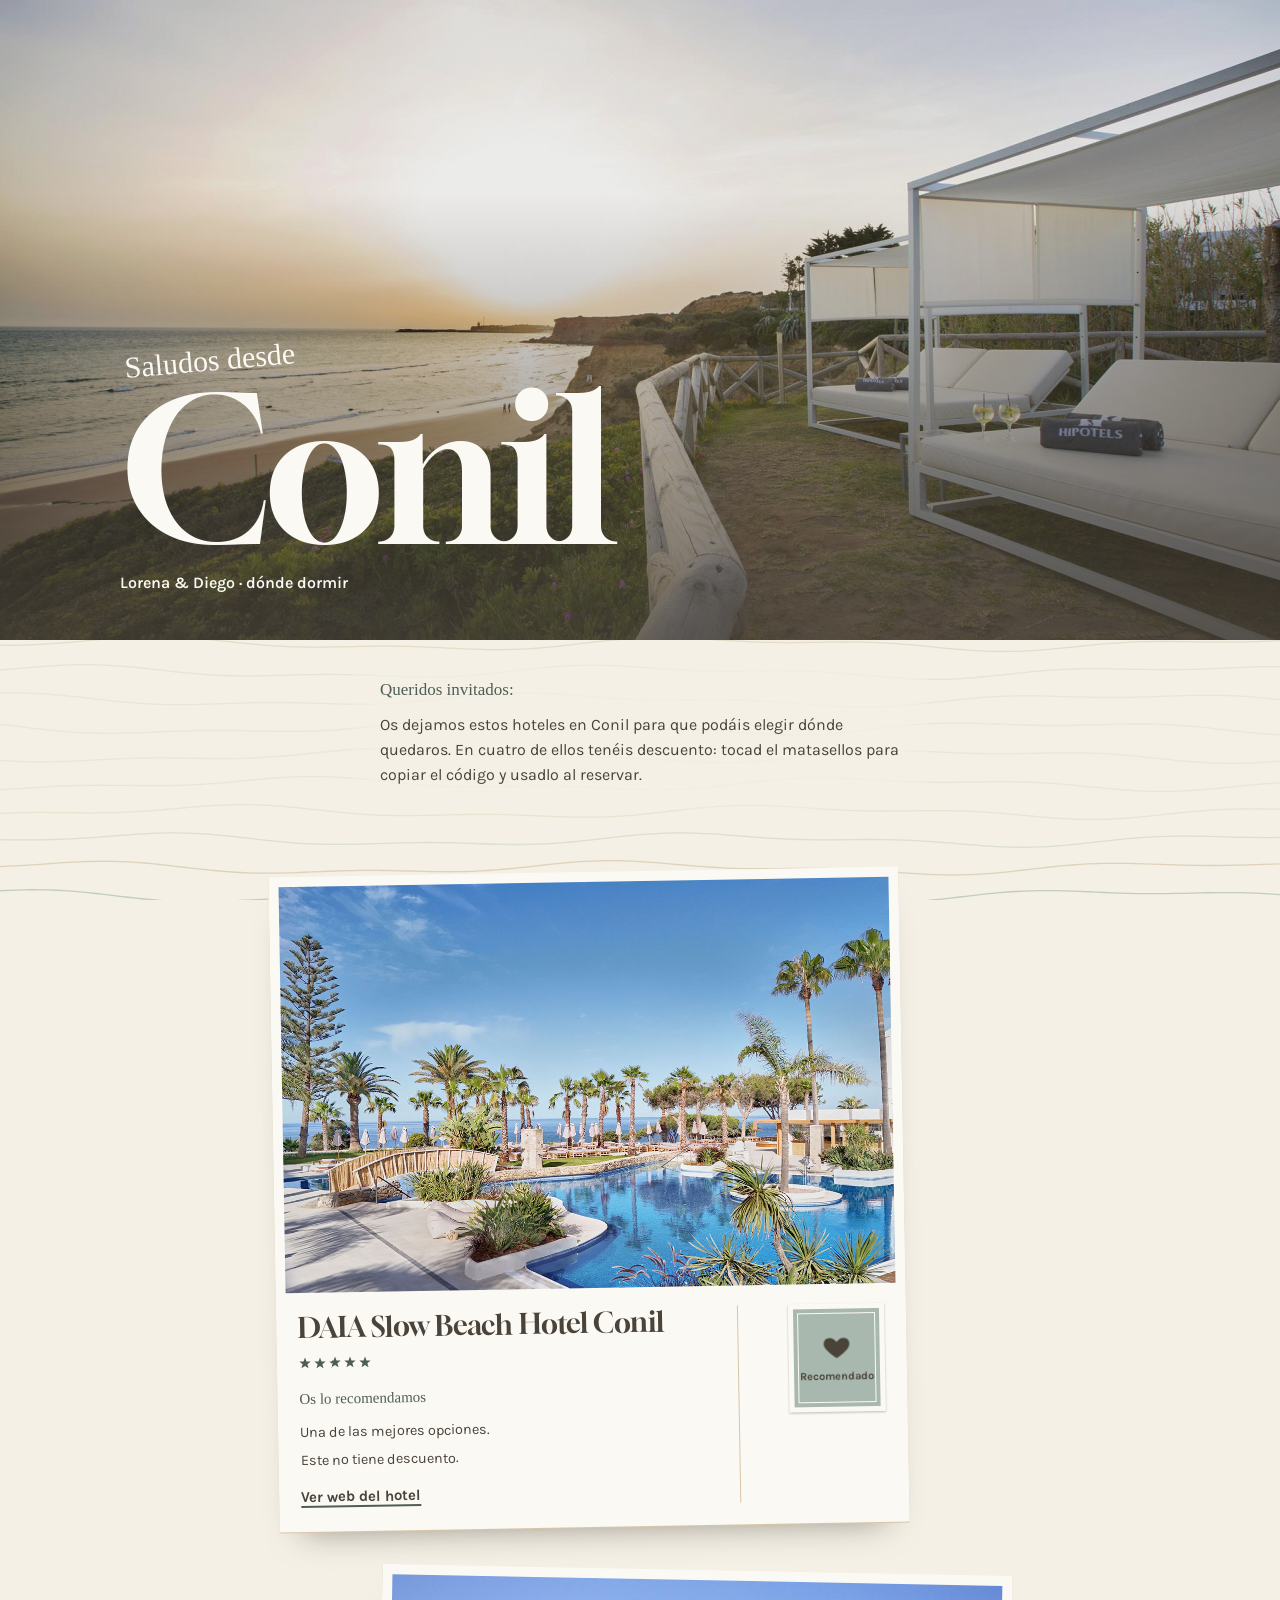
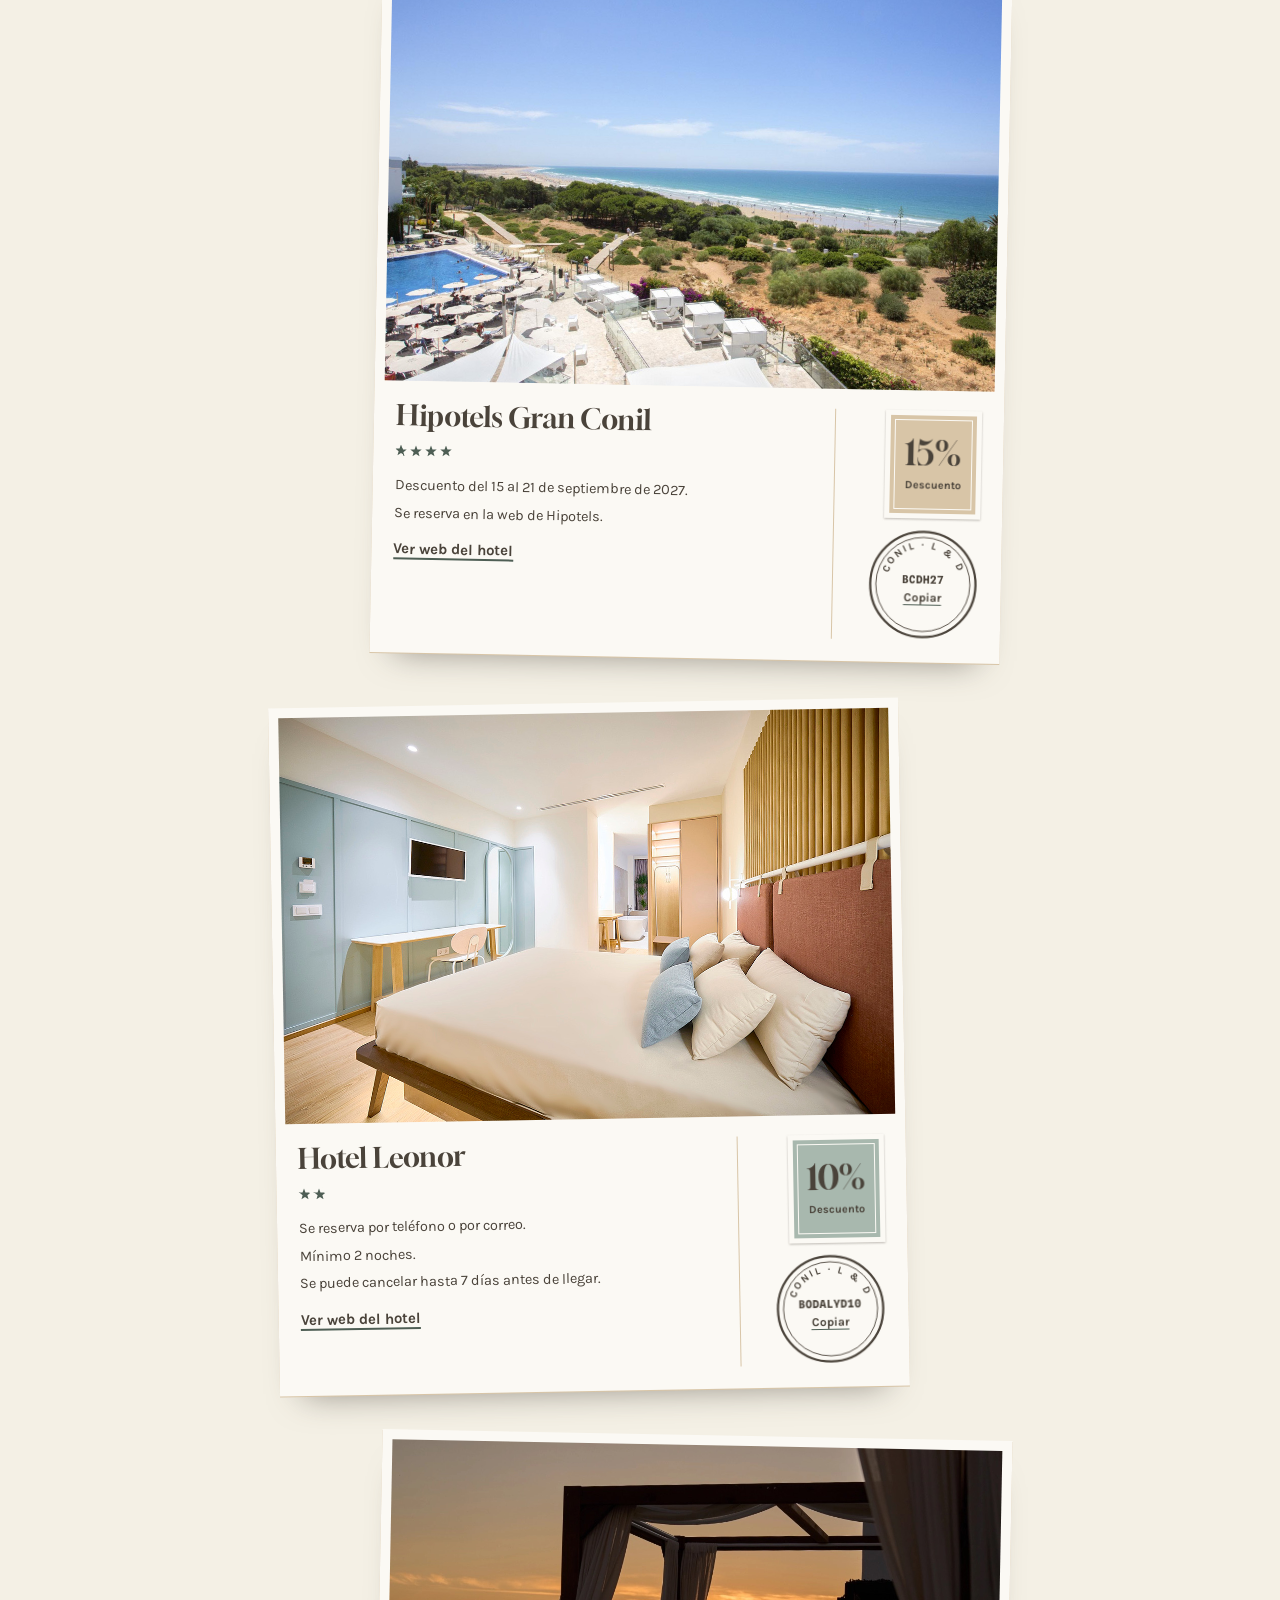
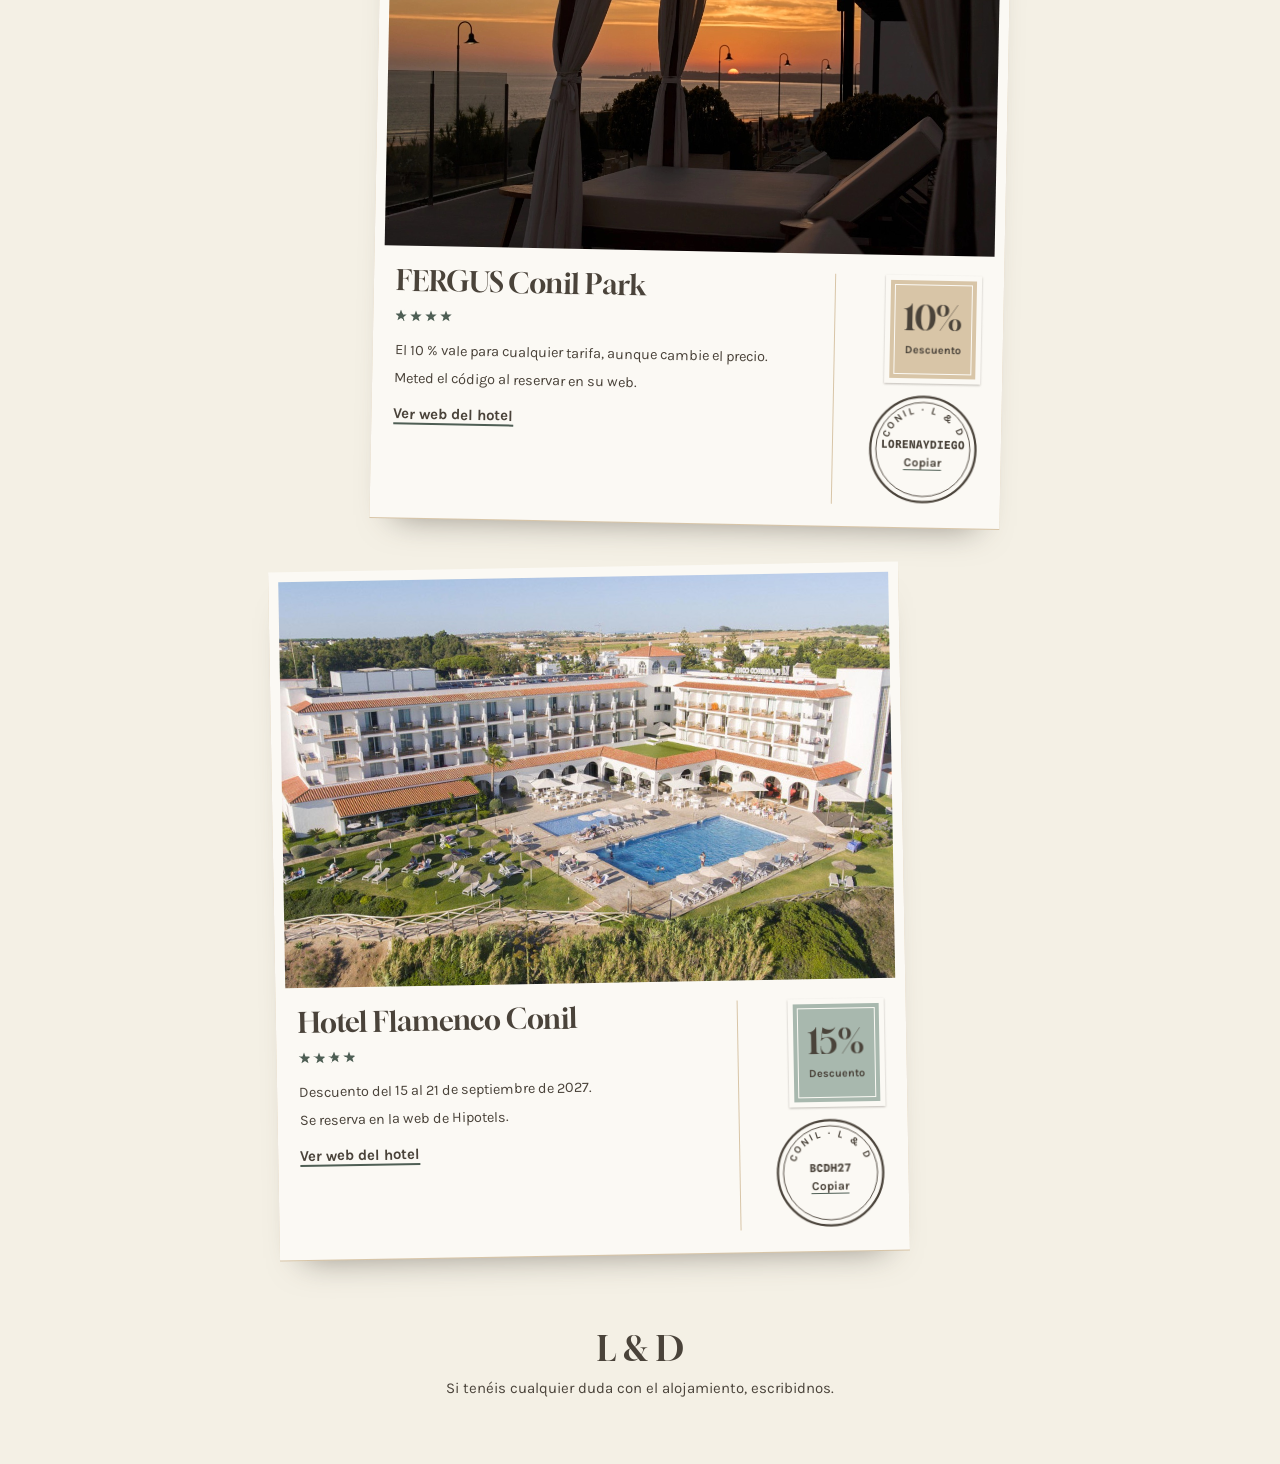
<file: variante1/index.html>
<!DOCTYPE html>
<html lang="es">
<head>
<meta charset="utf-8">
<meta name="viewport" content="width=device-width, initial-scale=1">
<title>Alojamiento — Boda de Lorena y Diego</title>
<meta name="description" content="Dónde alojarse en Conil para la boda de Lorena y Diego: hoteles recomendados y códigos de descuento para invitados.">
<!-- Propuesta de diseño temporal (variante 1 · Postales): no indexar -->
<meta name="robots" content="noindex">
<meta name="theme-color" content="#F4F0E5">
<link rel="preconnect" href="https://fonts.googleapis.com">
<link rel="preconnect" href="https://fonts.gstatic.com" crossorigin>
<link href="https://fonts.googleapis.com/css2?family=Gloock&family=Homemade+Apple&family=Karla:wght@400;500;600;700&family=Spline+Sans+Mono:wght@700&display=swap" rel="stylesheet">
<style>
/* Paleta de la boda (facilitada por los novios) y derivados con contraste suficiente */
:root {
  color-scheme: light;
  --salvia: #A8B8AE;
  --arena: #D8C5A7;
  --crema: #F4F0E5;
  --topo: #61594E;
  --topo-oscuro: #4A433A;
  --salvia-oscuro: #4E5E54;
  --papel: #FBF9F4;
  --sans: 'Karla', system-ui, -apple-system, sans-serif;
  --ease-out: cubic-bezier(.16, 1, .3, 1);
}
*, *::before, *::after { box-sizing: border-box; }
html { -webkit-text-size-adjust: 100%; }
body {
  margin: 0; background: var(--crema); color: var(--topo-oscuro);
  font-family: var(--sans); font-size: 16px; line-height: 1.55;
  font-variant-numeric: lining-nums; -webkit-font-smoothing: antialiased;
}
::selection { background: var(--arena); color: var(--topo-oscuro); }
img { display: block; max-width: 100%; }
a { color: var(--topo-oscuro); text-decoration-color: var(--salvia-oscuro); text-decoration-thickness: 1.5px; text-underline-offset: 4px; }
button { font: inherit; cursor: pointer; }
:focus-visible { outline: 2px solid var(--salvia-oscuro); outline-offset: 3px; }
.sr { position: absolute; width: 1px; height: 1px; overflow: hidden; clip-path: inset(50%); white-space: nowrap; }

/* Estrellas dibujadas (una forma propia repetida), no el carácter de teclado */
.stars {
  display: inline-block; height: 12px; width: calc(var(--n, 5) * 15px - 3px); color: var(--salvia-oscuro); background: currentColor;
  -webkit-mask: url("data:image/svg+xml,%3Csvg xmlns='http://www.w3.org/2000/svg' viewBox='0 0 15 12'%3E%3Cpath d='M6 .4L7.47 4.38 11.71 4.55 8.38 7.17 9.53 11.25 6 8.9 2.47 11.25 3.62 7.17.29 4.55 4.53 4.38Z'/%3E%3C/svg%3E") 0 0 / 15px 12px repeat-x;
          mask: url("data:image/svg+xml,%3Csvg xmlns='http://www.w3.org/2000/svg' viewBox='0 0 15 12'%3E%3Cpath d='M6 .4L7.47 4.38 11.71 4.55 8.38 7.17 9.53 11.25 6 8.9 2.47 11.25 3.62 7.17.29 4.55 4.53 4.38Z'/%3E%3C/svg%3E") 0 0 / 15px 12px repeat-x;
}

/* ---------- Portada: el anverso de la postal ---------- */
/* Fondo oscuro por si la foto no carga: el texto claro sigue leyéndose */
.hero { position: relative; height: min(78svh, 640px); min-height: 440px; background: var(--topo-oscuro); color: var(--papel); overflow: hidden; }
.hero img { width: 100%; height: 100%; object-fit: cover; object-position: 30% 50%; }
.hero::after { content: ""; position: absolute; inset: 0; background: linear-gradient(180deg, rgba(74,67,58,.1) 30%, rgba(74,67,58,.78)); }
.hero__text { position: absolute; z-index: 1; left: 0; right: 0; bottom: 0; max-width: 1080px; margin: 0 auto; padding: 0 20px 28px; }
.hero h1 { margin: 0; font-weight: 400; }
.hero__script { display: block; font: 400 clamp(18px, 4.6vw, 30px)/1 'Homemade Apple', cursive; transform: rotate(-5deg); transform-origin: left bottom; margin: 0 0 -2px 6px; }
.hero__place { display: block; font: 400 clamp(80px, 24vw, 200px)/.88 'Gloock', Georgia, serif; letter-spacing: -.015em; }
.hero__sub { margin: 14px 0 0; font-size: 16px; font-weight: 600; }

/* ---------- Carta de bienvenida ---------- */
.letter { max-width: 560px; margin: 0 auto; padding: 36px 20px 8px; font-size: 16px; }
.letter__hello { display: block; font: 400 17px/1.6 'Homemade Apple', cursive; color: var(--salvia-oscuro); margin-bottom: 10px; }
.letter p { margin: 0; }

/* ---------- Postales ---------- */
.postales { list-style: none; margin: 0 auto; padding: 16px 14px 24px; max-width: 760px; }
.postal {
  margin-top: 30px; background: var(--papel);
  box-shadow: 0 1px 0 var(--arena), 0 22px 34px -24px rgba(74,67,58,.6);
  transform: rotate(-1deg);
}
.postal:nth-child(even) { transform: rotate(1.1deg); }
.postal__photo { padding: 10px 10px 0; }
.postal__photo img { width: 100%; aspect-ratio: 3 / 2; object-fit: cover; }
.postal__back { display: grid; grid-template-columns: 1fr 1px 112px; gap: 12px; padding: 16px 14px 18px; }
.postal__rule { background: var(--arena); }
.postal__name { font: 400 24px/1.1 'Gloock', Georgia, serif; margin: 0 0 8px; }
.postal__hand { font: 400 15px/1.7 'Homemade Apple', cursive; margin: 10px 0 0; color: var(--salvia-oscuro); }
.postal__facts { list-style: none; margin: 10px 0 0; padding: 0; font-size: 14.5px; line-height: 1.5; }
.postal__facts li + li { margin-top: 6px; }
.postal__link { display: inline-block; margin-top: 14px; font-size: 15px; font-weight: 700; }
.postal__side { display: grid; align-content: start; justify-items: end; gap: 10px; }

.stamp {
  width: 96px; height: 108px; padding: 5px;
  background: radial-gradient(circle at center, transparent 3px, var(--papel) 3.4px) -4px -4px / 8px 8px, var(--papel);
  filter: drop-shadow(0 1px 1px rgba(74,67,58,.35));
}
.stamp__in {
  height: 100%; padding: 8px 4px; background: var(--arena); display: grid; place-content: center; justify-items: center; text-align: center;
  outline: 1px solid var(--papel); outline-offset: -5px; color: var(--topo-oscuro);
}
.stamp--salvia .stamp__in { background: var(--salvia); }
.stamp__num { font: 400 34px/1 'Gloock', Georgia, serif; }
.stamp__heart { width: 30px; height: 30px; fill: currentColor; }
.stamp__txt { font-size: 11px; font-weight: 700; margin-top: 6px; }

/* Matasellos: es el botón que copia el código */
.postmark { position: relative; display: grid; place-items: center; width: 112px; height: 112px; border: 0; background: none; padding: 0; color: var(--topo-oscuro); border-radius: 50%; }
.postmark svg { position: absolute; inset: 0; width: 100%; height: 100%; }
.postmark__code { position: relative; display: grid; justify-items: center; gap: 2px; margin-top: 10px; }
.postmark__code b { font: 700 11px 'Spline Sans Mono', ui-monospace, monospace; }
.postmark__code span { font-size: 12px; font-weight: 700; text-decoration: underline; text-decoration-color: var(--salvia-oscuro); text-underline-offset: 3px; }
.postmark:hover svg { color: var(--salvia-oscuro); }
.postmark.is-copied .postmark__code span { color: var(--salvia-oscuro); text-decoration: none; }

/* ---------- Pie ---------- */
.footer { text-align: center; padding: 48px 20px 64px; }
.footer__initials { font: 400 34px 'Gloock', Georgia, serif; }
.footer p { margin: 8px 0 0; font-size: 15px; }

.toast {
  position: fixed; left: 50%; bottom: calc(20px + env(safe-area-inset-bottom, 0px)); transform: translate(-50%, 16px);
  width: max-content; max-width: calc(100vw - 32px); text-align: center; background: var(--topo-oscuro); color: var(--crema);
  padding: 10px 18px; border-radius: 999px; font-size: 14px; font-weight: 600; opacity: 0; pointer-events: none;
  transition: opacity .25s var(--ease-out), transform .35s var(--ease-out);
}
.toast.is-visible { opacity: 1; transform: translate(-50%, 0); }

/* ---------- Fondo vivo: un lienzo fijo detrás de la página (el script, al final) ---------- */
.fondo-vivo { position: fixed; left: 0; top: 0; width: 100%; height: 100lvh; z-index: -1; pointer-events: none; }
@keyframes drift { from { transform: scale(1.02); } to { transform: scale(1.1) translate(-1.5%, -1%); } }
.hero img { animation: drift 30s ease-in-out infinite alternate; }

@media (min-width: 760px) {
  .hero__text { padding-bottom: 44px; }
  .postales { padding-top: 32px; }
  /* En pantalla grande las postales quedan como esparcidas sobre la mesa */
  .postal { width: 86%; margin-top: 44px; }
  .postal:nth-child(even) { margin-left: auto; }
  .postal__back { grid-template-columns: 1fr 1px 128px; padding: 20px 22px 22px; gap: 18px; }
  .postal__name { font-size: 28px; }
}
@media (prefers-reduced-motion: reduce) {
  .toast { transition: none; }
  .hero img { animation: none; }
}
</style>
</head>
<body>

<canvas class="fondo-vivo" aria-hidden="true"></canvas>

<svg width="0" height="0" style="position:absolute" aria-hidden="true">
  <symbol id="i-heart" viewBox="0 0 24 24"><path d="M12 21s-7-4.35-9.5-8.5C.5 9 2.5 5 6.5 5c2.2 0 3.6 1.2 5.5 3.2C13.9 6.2 15.3 5 17.5 5c4 0 6 4 4 7.5C19 16.65 12 21 12 21z"/></symbol>
  <symbol id="i-postmark" viewBox="0 0 100 100">
    <circle cx="50" cy="50" r="47" fill="none" stroke="currentColor" stroke-width="2"/>
    <circle cx="50" cy="50" r="42" fill="none" stroke="currentColor" stroke-width=".8"/>
    <path id="postmark-arc" d="M 17 50 A 33 33 0 0 1 83 50" fill="none"/>
    <text font-family="Karla, sans-serif" font-size="9" font-weight="700" letter-spacing="2" fill="currentColor"><textPath href="#postmark-arc" startOffset="50%" text-anchor="middle">CONIL · L &amp; D</textPath></text>
  </symbol>
</svg>

<header class="hero">
  <img src="/images/hoteles/costa-conil.jpg" alt="Atardecer sobre la playa de Conil desde el acantilado">
  <div class="hero__text">
    <h1><span class="hero__script">Saludos desde</span><span class="hero__place">Conil</span></h1>
    <p class="hero__sub">Lorena &amp; Diego · dónde dormir</p>
  </div>
</header>

<main>
  <div class="letter">
    <p><span class="letter__hello">Queridos invitados:</span>Os dejamos estos hoteles en Conil para que podáis elegir dónde quedaros. En cuatro de ellos tenéis descuento: tocad el matasellos para copiar el código y usadlo al reservar.</p>
  </div>

  <ol class="postales">

    <li class="postal">
      <div class="postal__photo"><img src="/images/hoteles/daia.jpg" alt="Piscina y palmeras del DAIA Slow Beach Hotel Conil" loading="lazy"></div>
      <div class="postal__back">
        <div>
          <h2 class="postal__name">DAIA Slow Beach Hotel Conil</h2>
          <span class="stars" style="--n:5" role="img" aria-label="5 estrellas"></span>
          <p class="postal__hand">Os lo recomendamos</p>
          <ul class="postal__facts">
            <li>Una de las mejores opciones.</li>
            <li>Este no tiene descuento.</li>
          </ul>
          <a class="postal__link" href="https://www.daiahotels.com/daia-conil/" target="_blank" rel="noopener">Ver web del hotel</a>
        </div>
        <div class="postal__rule"></div>
        <div class="postal__side">
          <div class="stamp stamp--salvia"><div class="stamp__in"><svg class="stamp__heart" aria-hidden="true"><use href="#i-heart"/></svg><span class="stamp__txt">Recomendado</span></div></div>
        </div>
      </div>
    </li>

    <li class="postal">
      <div class="postal__photo"><img src="/images/hoteles/gran-conil.jpg" alt="Hipotels Gran Conil junto a la playa" loading="lazy"></div>
      <div class="postal__back">
        <div>
          <h2 class="postal__name">Hipotels Gran Conil</h2>
          <span class="stars" style="--n:4" role="img" aria-label="4 estrellas"></span>
          <ul class="postal__facts">
            <li>Descuento del 15 al 21 de septiembre de 2027.</li>
            <li>Se reserva en la web de Hipotels.</li>
          </ul>
          <a class="postal__link" href="https://www.hipotels.com/hoteles/granconil/" target="_blank" rel="noopener">Ver web del hotel</a>
        </div>
        <div class="postal__rule"></div>
        <div class="postal__side">
          <div class="stamp"><div class="stamp__in"><span class="stamp__num">15%</span><span class="stamp__txt">Descuento</span></div></div>
          <button type="button" class="postmark js-copy" data-code="BCDH27" aria-label="Copiar código BCDH27">
            <svg aria-hidden="true"><use href="#i-postmark"/></svg>
            <span class="postmark__code"><b>BCDH27</b><span class="js-copy-label">Copiar</span></span>
          </button>
        </div>
      </div>
    </li>

    <li class="postal">
      <div class="postal__photo"><img src="/images/hoteles/leonor.jpg" alt="Habitación doble del Hotel Leonor" loading="lazy"></div>
      <div class="postal__back">
        <div>
          <h2 class="postal__name">Hotel Leonor</h2>
          <span class="stars" style="--n:2" role="img" aria-label="2 estrellas"></span>
          <ul class="postal__facts">
            <li>Se reserva por teléfono o por correo.</li>
            <li>Mínimo 2 noches.</li>
            <li>Se puede cancelar hasta 7 días antes de llegar.</li>
          </ul>
          <a class="postal__link" href="https://leonorhotelconil.es/" target="_blank" rel="noopener">Ver web del hotel</a>
        </div>
        <div class="postal__rule"></div>
        <div class="postal__side">
          <div class="stamp stamp--salvia"><div class="stamp__in"><span class="stamp__num">10%</span><span class="stamp__txt">Descuento</span></div></div>
          <button type="button" class="postmark js-copy" data-code="BODALYD10" aria-label="Copiar código BODALYD10">
            <svg aria-hidden="true"><use href="#i-postmark"/></svg>
            <span class="postmark__code"><b>BODALYD10</b><span class="js-copy-label">Copiar</span></span>
          </button>
        </div>
      </div>
    </li>

    <li class="postal">
      <div class="postal__photo"><img src="/images/hoteles/fergus.jpg" alt="Cama balinesa al atardecer en el FERGUS Conil Park" loading="lazy"></div>
      <div class="postal__back">
        <div>
          <h2 class="postal__name">FERGUS Conil Park</h2>
          <span class="stars" style="--n:4" role="img" aria-label="4 estrellas"></span>
          <ul class="postal__facts">
            <li>El 10 % vale para cualquier tarifa, aunque cambie el precio.</li>
            <li>Meted el código al reservar en su web.</li>
          </ul>
          <a class="postal__link" href="https://www.fergushotels.com/fergus-conil-park" target="_blank" rel="noopener">Ver web del hotel</a>
        </div>
        <div class="postal__rule"></div>
        <div class="postal__side">
          <div class="stamp"><div class="stamp__in"><span class="stamp__num">10%</span><span class="stamp__txt">Descuento</span></div></div>
          <button type="button" class="postmark js-copy" data-code="LORENAYDIEGO" aria-label="Copiar código LORENAYDIEGO">
            <svg aria-hidden="true"><use href="#i-postmark"/></svg>
            <span class="postmark__code"><b>LORENAYDIEGO</b><span class="js-copy-label">Copiar</span></span>
          </button>
        </div>
      </div>
    </li>

    <li class="postal">
      <div class="postal__photo"><img src="/images/hoteles/flamenco.jpg" alt="Vista aérea del Hotel Flamenco Conil" loading="lazy"></div>
      <div class="postal__back">
        <div>
          <h2 class="postal__name">Hotel Flamenco Conil</h2>
          <span class="stars" style="--n:4" role="img" aria-label="4 estrellas"></span>
          <ul class="postal__facts">
            <li>Descuento del 15 al 21 de septiembre de 2027.</li>
            <li>Se reserva en la web de Hipotels.</li>
          </ul>
          <a class="postal__link" href="https://www.hipotels.com/" target="_blank" rel="noopener">Ver web del hotel</a>
        </div>
        <div class="postal__rule"></div>
        <div class="postal__side">
          <div class="stamp stamp--salvia"><div class="stamp__in"><span class="stamp__num">15%</span><span class="stamp__txt">Descuento</span></div></div>
          <button type="button" class="postmark js-copy" data-code="BCDH27" aria-label="Copiar código BCDH27">
            <svg aria-hidden="true"><use href="#i-postmark"/></svg>
            <span class="postmark__code"><b>BCDH27</b><span class="js-copy-label">Copiar</span></span>
          </button>
        </div>
      </div>
    </li>

  </ol>
</main>

<footer class="footer">
  <div class="footer__initials">L &amp; D</div>
  <p>Si tenéis cualquier duda con el alojamiento, escribidnos.</p>
</footer>

<div id="toast" class="toast" role="status" aria-live="polite"></div>

<script>
// Copiado de códigos promocionales (mismo comportamiento que la página principal).
const toast = document.getElementById('toast');
let toastTimer = null;

function showToast(text) {
  toast.textContent = text;
  toast.classList.add('is-visible');
  clearTimeout(toastTimer);
  toastTimer = setTimeout(() => toast.classList.remove('is-visible'), 2200);
}

// Alternativa para navegadores sin acceso al portapapeles moderno.
function copyWithSelection(text) {
  const area = document.createElement('textarea');
  area.value = text;
  area.setAttribute('readonly', '');
  area.style.position = 'fixed';
  area.style.opacity = '0';
  document.body.appendChild(area);
  area.select();
  let ok = false;
  try { ok = document.execCommand('copy'); } catch (err) { ok = false; }
  document.body.removeChild(area);
  return ok;
}

async function copyText(text) {
  if (navigator.clipboard && window.isSecureContext) {
    try { await navigator.clipboard.writeText(text); return true; } catch (err) { /* probamos la alternativa */ }
  }
  return copyWithSelection(text);
}

document.querySelectorAll('.js-copy').forEach((button) => {
  button.addEventListener('click', async () => {
    const code = button.dataset.code;
    const label = button.querySelector('.js-copy-label');
    if (await copyText(code)) {
      button.classList.add('is-copied');
      if (label) label.textContent = 'Copiado';
      showToast(`Código ${code} copiado`);
      setTimeout(() => {
        button.classList.remove('is-copied');
        if (label) label.textContent = 'Copiar';
      }, 2200);
    } else {
      showToast('No se pudo copiar: mantén pulsado el código para copiarlo');
    }
  });
});
</script>
<script>
// Fondo vivo (la misma manera que en Ochoa y Cokima): un lienzo fijo detrás de la página, dibujado
// en directo, que sigue al ratón con un muelle y, sin ratón, pasea solo. Detrás del texto baja a una
// cuarta parte para no ensuciar la lectura. Con «reducir movimiento» se pinta quieto y con la
// pestaña oculta no se pinta.
(() => {
  const canvas = document.querySelector('.fondo-vivo');
  const ctx = canvas && canvas.getContext('2d');
  if (!ctx) return;
  const reduceMotion = matchMedia('(prefers-reduced-motion: reduce)');
  const hasMouse = matchMedia('(hover: hover) and (pointer: fine)');
  const dpr = Math.min(window.devicePixelRatio || 1, 1.5);
  const pointer = { x: 0, y: 0, tx: 0, ty: 0, power: 0, target: 0, seen: false };
  const start = performance.now();
  let width = 0, height = 0, frameId = 0;

  // Postales: oleaje de línea fina en salvia y arena que se aparta de la mano, y gaviotas encima
  const GUARD = '.letter p, .footer > *';
  const SALVIA = '168,184,174', ARENA = '201,178,140', TOPO = '97,89,78';
  const gulls = [
    { y: 0.2, size: 20, speed: 24, phase: 0 },
    { y: 0.34, size: 14, speed: 17, phase: 2.1 },
    { y: 0.58, size: 17, speed: 21, phase: 4.4 },
  ];
  function setup() {}
  function draw(t) {
    const gap = width < 600 ? 24 : 28;
    const step = 8;
    const drift = (scrollY * 0.15) % gap;
    const rows = Math.ceil(height / gap) + 2;
    ctx.lineWidth = 1.3;
    for (let i = -1; i < rows; i++) {
      const y0 = i * gap - drift;
      const row = i + Math.floor(scrollY * 0.15 / gap);
      // Las olas llegan por series: cada línea se enciende y se apaga a su turno
      const swell = 0.5 + 0.5 * Math.sin(row * 0.45 - t * 0.5);
      const alpha = 0.16 + 0.6 * swell * swell;
      ctx.beginPath();
      for (let x = -step; x <= width + step; x += step) {
        let y = y0 + Math.sin(x * 0.011 + t * 0.7 + row * 0.9) * 5 + Math.sin(x * 0.026 - t * 0.45 + row * 1.7) * 2.5;
        const dx = x - pointer.x, dy = y0 - pointer.y;
        const bump = Math.exp(-(dx * dx + dy * dy) / (2 * 130 * 130)) * pointer.power;
        y += (dy >= 0 ? 1 : -1) * bump * 24;
        if (x === -step) ctx.moveTo(x, y); else ctx.lineTo(x, y);
      }
      ctx.strokeStyle = `rgba(${row % 2 ? ARENA : SALVIA},${alpha.toFixed(3)})`;
      ctx.stroke();
    }
    ctx.lineWidth = 1.7;
    ctx.lineCap = 'round';
    ctx.strokeStyle = `rgba(${TOPO},.55)`;
    for (const g of gulls) {
      const x = ((t * g.speed + g.phase * 260) % (width + 160)) - 80;
      const y = height * g.y + Math.sin(t * 0.5 + g.phase) * 12;
      const flap = Math.sin(t * 2.6 + g.phase) * 0.35;
      ctx.beginPath();
      ctx.moveTo(x - g.size, y + g.size * (0.15 - flap));
      ctx.quadraticCurveTo(x - g.size * 0.45, y - g.size * (0.45 + flap * 0.3), x, y);
      ctx.quadraticCurveTo(x + g.size * 0.45, y - g.size * (0.45 + flap * 0.3), x + g.size, y + g.size * (0.15 - flap));
      ctx.stroke();
    }
  }


  const guarded = [...document.querySelectorAll(GUARD)];

  function resize() {
    width = canvas.clientWidth;
    height = canvas.clientHeight;
    canvas.width = Math.round(width * dpr);
    canvas.height = Math.round(height * dpr);
    ctx.setTransform(dpr, 0, 0, dpr, 0, 0);
    setup();
  }

  addEventListener('pointermove', (e) => {
    if (e.pointerType !== 'mouse') return;
    pointer.tx = e.clientX;
    pointer.ty = e.clientY;
    pointer.target = 1;
    if (!pointer.seen) { pointer.x = pointer.tx; pointer.y = pointer.ty; pointer.seen = true; }
  }, { passive: true });
  document.documentElement.addEventListener('mouseleave', () => { pointer.target = 0; });

  function updatePointer(t) {
    if (!hasMouse.matches) {
      // Sin ratón, la «mano» pasea sola por la pantalla
      pointer.tx = width * (0.5 + 0.38 * Math.sin(t * 0.11));
      pointer.ty = height * (0.5 + 0.32 * Math.sin(t * 0.07 + 1.3));
      pointer.target = 0.8;
      if (!pointer.seen) { pointer.x = pointer.tx; pointer.y = pointer.ty; pointer.seen = true; }
    }
    pointer.x += (pointer.tx - pointer.x) * 0.08;
    pointer.y += (pointer.ty - pointer.y) * 0.08;
    pointer.power += (pointer.target - pointer.power) * 0.05;
  }

  // Detrás de cada texto el fondo se queda en una cuarta parte, con un borde suave
  function guard() {
    ctx.save();
    ctx.globalCompositeOperation = 'destination-out';
    for (const el of guarded) {
      const r = el.getBoundingClientRect();
      if (!r.width || r.bottom < -60 || r.top > height + 60) continue;
      ctx.fillStyle = 'rgba(0,0,0,.45)';
      ctx.beginPath();
      ctx.roundRect(r.left - 28, r.top - 22, r.width + 56, r.height + 44, 26);
      ctx.fill();
      ctx.fillStyle = 'rgba(0,0,0,.55)';
      ctx.beginPath();
      ctx.roundRect(r.left - 10, r.top - 8, r.width + 20, r.height + 16, 12);
      ctx.fill();
    }
    ctx.restore();
  }

  function frame(now) {
    const t = reduceMotion.matches ? 30 : (now - start) / 1000;
    updatePointer(t);
    ctx.clearRect(0, 0, width, height);
    draw(t);
    guard();
    if (!reduceMotion.matches && !document.hidden) frameId = requestAnimationFrame(frame);
  }
  function restart() { cancelAnimationFrame(frameId); frameId = requestAnimationFrame(frame); }

  document.addEventListener('visibilitychange', () => { if (!document.hidden) restart(); });
  reduceMotion.addEventListener('change', restart);
  addEventListener('scroll', () => { if (reduceMotion.matches) restart(); }, { passive: true });
  addEventListener('resize', () => { resize(); restart(); });
  resize();
  restart();
})();
</script>
</body>
</html>
</file>
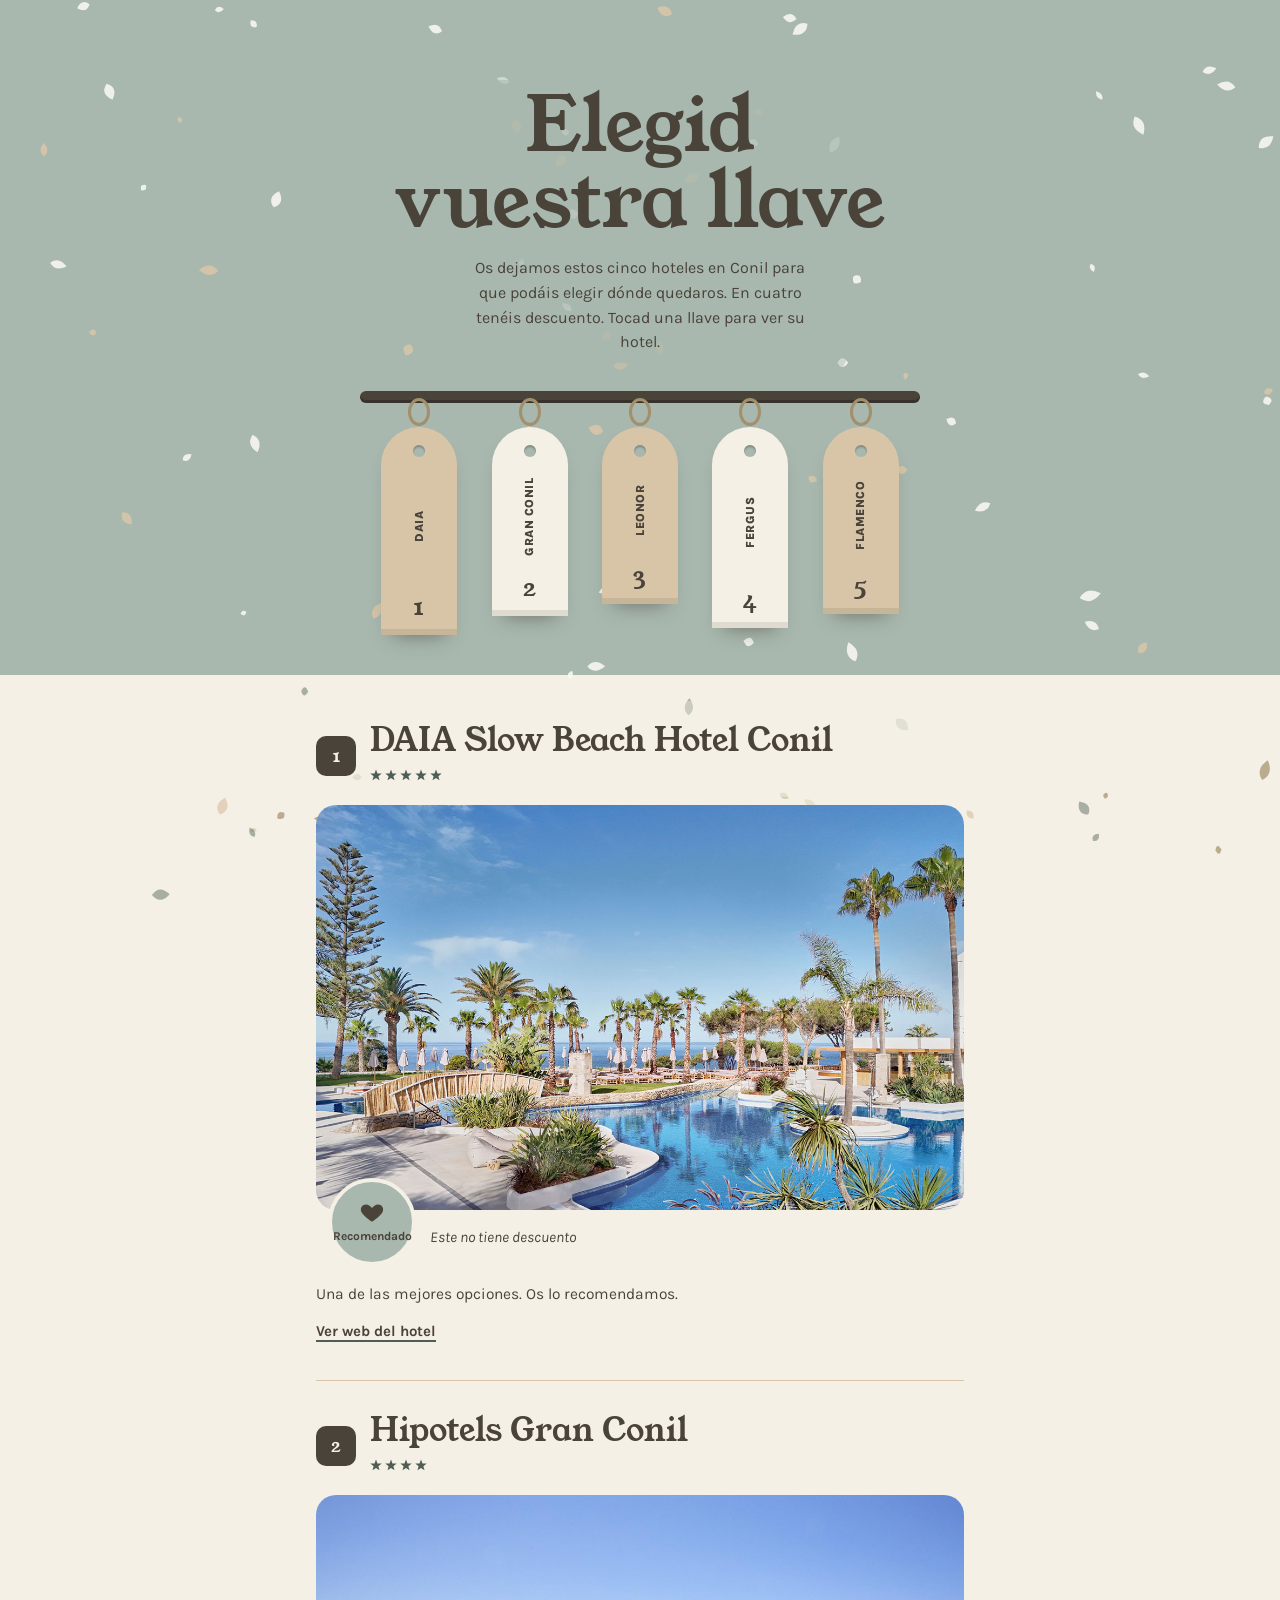
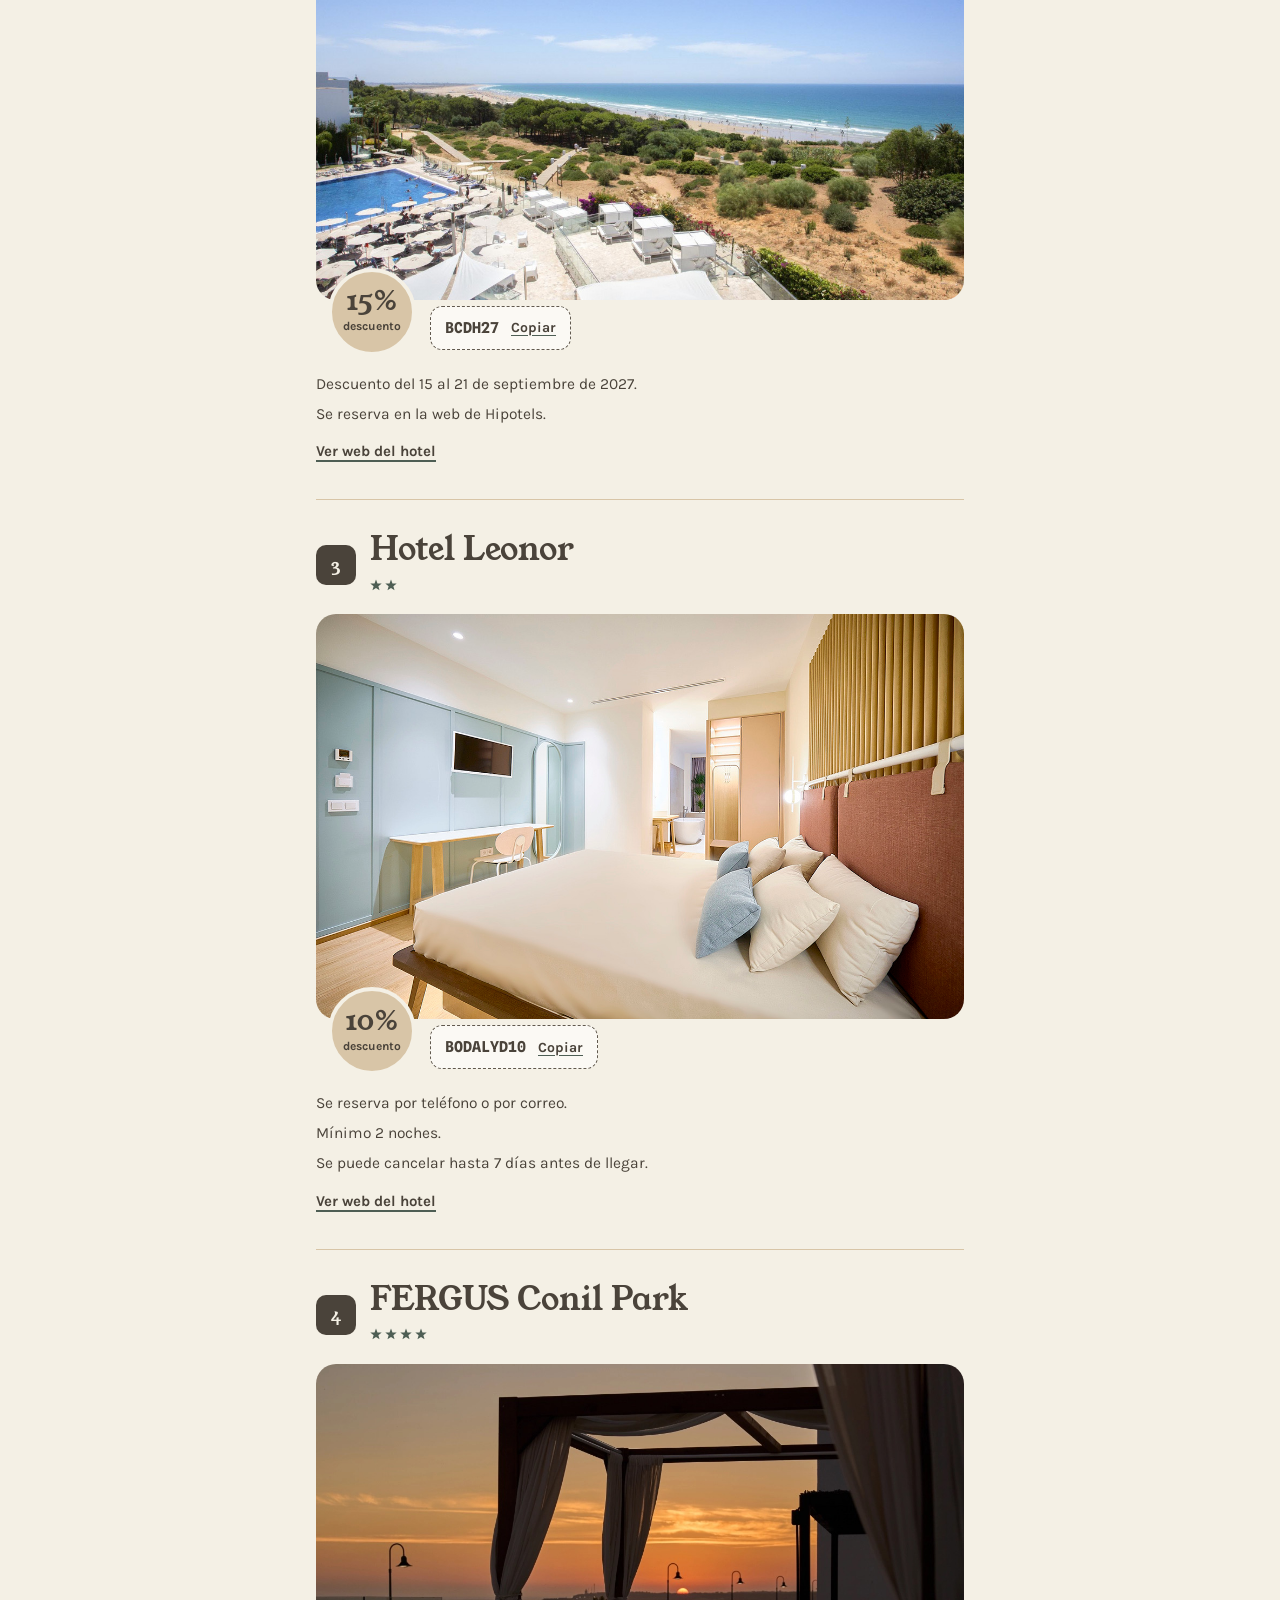
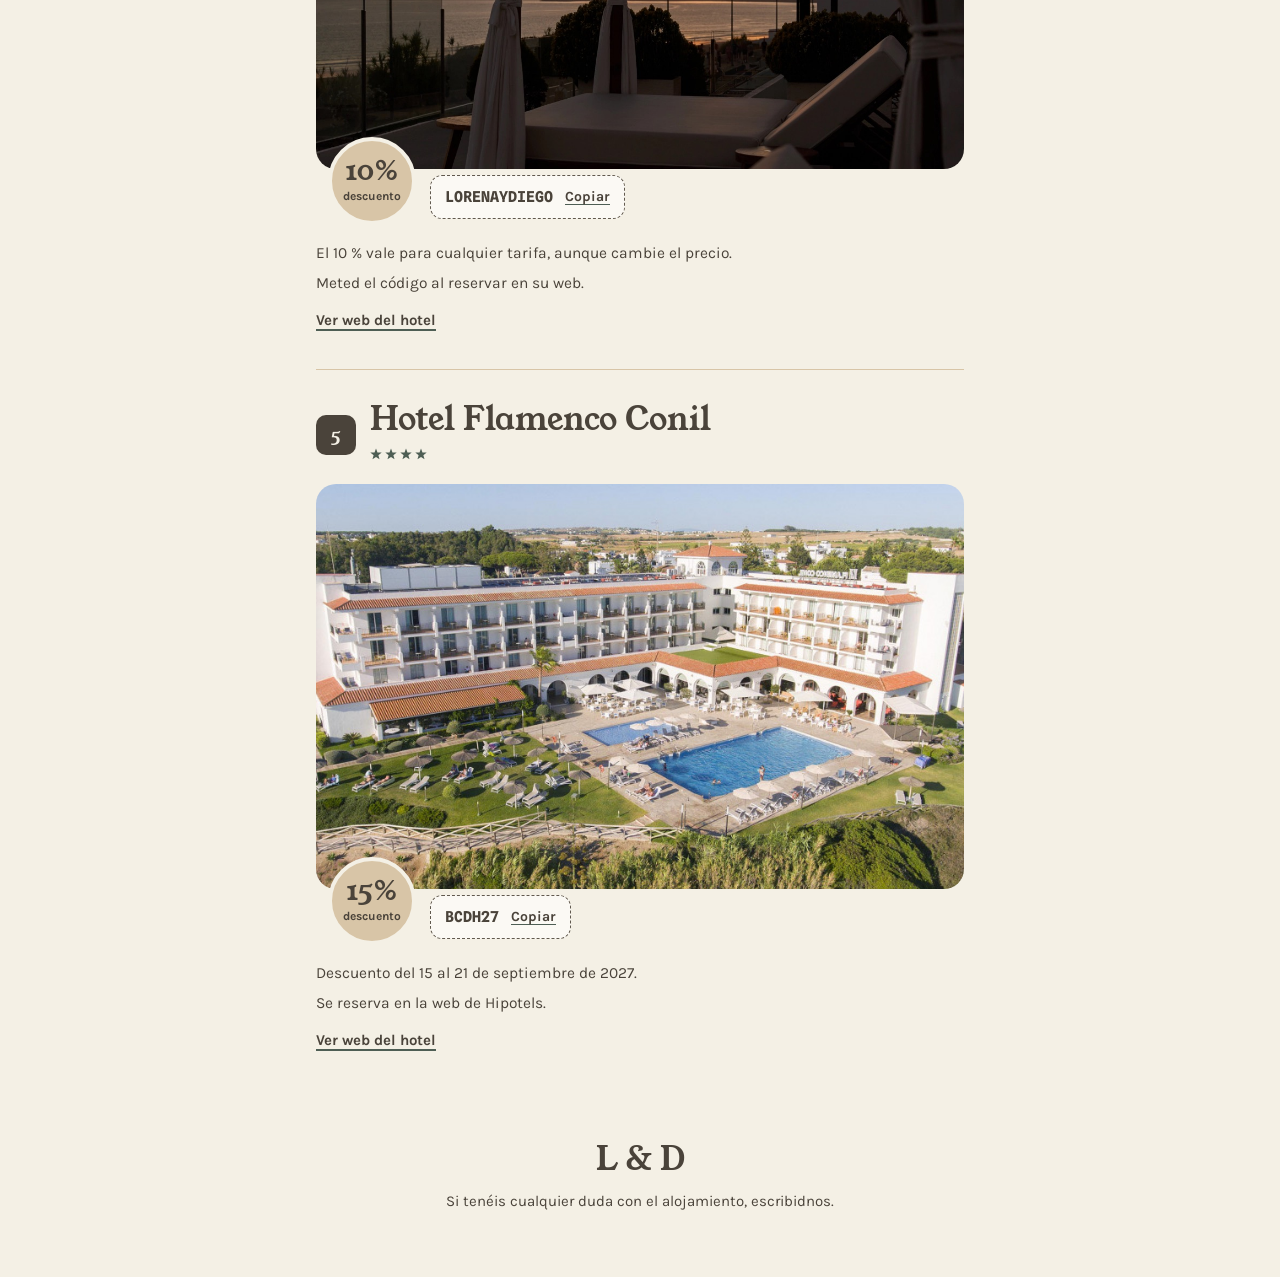
<file: variante2/index.html>
<!DOCTYPE html>
<html lang="es">
<head>
<meta charset="utf-8">
<meta name="viewport" content="width=device-width, initial-scale=1">
<title>Alojamiento — Boda de Lorena y Diego</title>
<meta name="description" content="Dónde alojarse en Conil para la boda de Lorena y Diego: hoteles recomendados y códigos de descuento para invitados.">
<!-- Propuesta de diseño temporal (variante 2 · Llaveros): no indexar -->
<meta name="robots" content="noindex">
<meta name="theme-color" content="#A8B8AE">
<link rel="preconnect" href="https://fonts.googleapis.com">
<link rel="preconnect" href="https://fonts.gstatic.com" crossorigin>
<link href="https://fonts.googleapis.com/css2?family=Young+Serif&family=Karla:wght@400;500;600;700;800&family=Spline+Sans+Mono:wght@700&display=swap" rel="stylesheet">
<style>
/* Paleta de la boda (facilitada por los novios) y derivados con contraste suficiente */
:root {
  color-scheme: light;
  --salvia: #A8B8AE;
  --arena: #D8C5A7;
  --crema: #F4F0E5;
  --topo: #61594E;
  --topo-oscuro: #4A433A;
  --salvia-oscuro: #4E5E54;
  --papel: #FBF9F4;
  --laton: #A38F6C; /* anillas de los llaveros */
  --serif: 'Young Serif', Georgia, serif;
  --sans: 'Karla', system-ui, -apple-system, sans-serif;
  --ease-out: cubic-bezier(.16, 1, .3, 1);
}
*, *::before, *::after { box-sizing: border-box; }
html { -webkit-text-size-adjust: 100%; scroll-behavior: smooth; }
body {
  margin: 0; background: var(--crema); color: var(--topo-oscuro);
  font-family: var(--sans); font-size: 16px; line-height: 1.55;
  font-variant-numeric: lining-nums; -webkit-font-smoothing: antialiased;
}
::selection { background: var(--arena); color: var(--topo-oscuro); }
img { display: block; max-width: 100%; }
a { color: var(--topo-oscuro); text-decoration-color: var(--salvia-oscuro); text-decoration-thickness: 1.5px; text-underline-offset: 4px; }
button { font: inherit; cursor: pointer; }
:focus-visible { outline: 2px solid var(--salvia-oscuro); outline-offset: 3px; }

.stars {
  display: inline-block; height: 12px; width: calc(var(--n, 5) * 15px - 3px); color: var(--salvia-oscuro); background: currentColor;
  -webkit-mask: url("data:image/svg+xml,%3Csvg xmlns='http://www.w3.org/2000/svg' viewBox='0 0 15 12'%3E%3Cpath d='M6 .4L7.47 4.38 11.71 4.55 8.38 7.17 9.53 11.25 6 8.9 2.47 11.25 3.62 7.17.29 4.55 4.53 4.38Z'/%3E%3C/svg%3E") 0 0 / 15px 12px repeat-x;
          mask: url("data:image/svg+xml,%3Csvg xmlns='http://www.w3.org/2000/svg' viewBox='0 0 15 12'%3E%3Cpath d='M6 .4L7.47 4.38 11.71 4.55 8.38 7.17 9.53 11.25 6 8.9 2.47 11.25 3.62 7.17.29 4.55 4.53 4.38Z'/%3E%3C/svg%3E") 0 0 / 15px 12px repeat-x;
}

/* ---------- Recepción: tablero de llaves ---------- */
.desk { background: var(--salvia); padding: 56px 16px 0; }
.desk__text { max-width: 520px; margin: 0 auto; text-align: center; }
.desk h1 { font: 400 clamp(44px, 12vw, 76px)/1 var(--serif); margin: 0; text-wrap: balance; }
.desk p { font-size: 16px; margin: 16px auto 0; max-width: 36ch; }

.rack { max-width: 560px; margin: 36px auto 0; padding-bottom: 40px; }
.rack__bar { height: 12px; border-radius: 6px; background: var(--topo-oscuro); box-shadow: inset 0 -3px 0 rgba(0,0,0,.25); }
.rack__keys { display: flex; justify-content: space-around; padding: 0 4px; }
.fob {
  --h: 170px; position: relative; width: clamp(52px, 14vw, 76px); padding-top: 24px; color: inherit; text-decoration: none;
  transform-origin: 50% 0; animation: sway 4s ease-in-out infinite; animation-delay: var(--d, 0s);
}
.fob::before { /* anilla */
  content: ""; position: absolute; left: 50%; top: -5px; width: 22px; height: 28px; margin-left: -11px;
  border: 3px solid var(--laton); border-radius: 50%;
}
.fob__body {
  height: calc(var(--h) * var(--k, 1)); border-radius: 999px 999px 14px 14px; background: var(--arena);
  display: grid; align-content: space-between; justify-items: center; padding: 18px 6px 16px;
  box-shadow: inset 0 -6px 0 rgba(74,67,58,.12), 0 12px 20px -12px rgba(74,67,58,.65);
  transition: transform .3s var(--ease-out);
}
.fob:nth-child(even) .fob__body { background: var(--crema); }
.fob:hover .fob__body { transform: translateY(6px); }
.fob__hole { width: 12px; height: 12px; border-radius: 50%; background: var(--salvia); box-shadow: inset 0 2px 2px rgba(0,0,0,.25); }
.fob__name { writing-mode: vertical-rl; transform: rotate(180deg); font-size: 12px; font-weight: 800; letter-spacing: .04em; }
.fob__num { font: 400 24px/1 var(--serif); }
@keyframes sway { 0%, 100% { transform: rotate(-2.2deg); } 50% { transform: rotate(2.2deg); } }

/* ---------- Fichas de cada hotel ---------- */
.rooms { list-style: none; max-width: 680px; margin: 0 auto; padding: 16px 16px 8px; }
.room { padding: 32px 0 36px; border-bottom: 1px solid var(--arena); scroll-margin-top: 12px; }
.room:last-child { border-bottom: 0; }
.room__head { display: flex; align-items: center; gap: 14px; }
.room__badge { flex-shrink: 0; display: grid; place-items: center; width: 40px; height: 40px; font: 400 18px/1 var(--serif); background: var(--topo-oscuro); color: var(--crema); border-radius: 10px; }
.room__name { font: 400 clamp(24px, 6vw, 32px)/1.1 var(--serif); margin: 0 0 6px; }
.room__photo { margin-top: 16px; border-radius: 20px; overflow: hidden; }
.room__photo img { width: 100%; aspect-ratio: 16 / 10; object-fit: cover; }
.room__deal { display: grid; grid-template-columns: auto 1fr; gap: 14px; align-items: center; margin-top: -32px; padding: 0 12px; position: relative; }
.tag {
  display: grid; place-content: center; justify-items: center; width: 88px; height: 88px; border-radius: 50%; padding: 8px;
  background: var(--arena); border: 4px solid var(--crema); text-align: center;
}
.tag--fav { background: var(--salvia); padding: 4px; }
.tag--fav small { font-size: 11px; }
.tag b { font: 400 28px/1 var(--serif); }
.tag svg { width: 26px; height: 26px; fill: currentColor; }
.tag small { font-size: 12px; font-weight: 700; margin-top: 2px; }
.code {
  justify-self: start; margin-top: 32px; display: inline-flex; align-items: center; gap: 12px; min-height: 44px;
  border: 1.5px dashed var(--topo); background: var(--papel); border-radius: 12px; padding: 10px 14px; color: var(--topo-oscuro);
}
.code b { font: 700 15px 'Spline Sans Mono', ui-monospace, monospace; }
.code span { font-size: 14px; font-weight: 700; text-decoration: underline; text-decoration-color: var(--salvia-oscuro); text-underline-offset: 3px; }
.code:hover { background: var(--crema); }
.code.is-copied { border-style: solid; background: var(--salvia); }
.code.is-copied span { text-decoration: none; }
.room__nodeal { margin-top: 32px; font-size: 15px; font-style: italic; }
.room__facts { list-style: none; margin: 16px 0 0; padding: 0; font-size: 15.5px; }
.room__facts li + li { margin-top: 6px; }
.room__link { display: inline-block; margin-top: 14px; font-weight: 700; font-size: 15px; }

/* ---------- Pie ---------- */
.footer { text-align: center; padding: 40px 20px 64px; }
.footer__initials { font: 400 32px var(--serif); }
.footer p { margin: 8px 0 0; font-size: 15px; }

.toast {
  position: fixed; left: 50%; bottom: calc(20px + env(safe-area-inset-bottom, 0px)); transform: translate(-50%, 16px);
  width: max-content; max-width: calc(100vw - 32px); text-align: center; background: var(--topo-oscuro); color: var(--crema);
  padding: 10px 18px; border-radius: 999px; font-size: 14px; font-weight: 600; opacity: 0; pointer-events: none; z-index: 10;
  transition: opacity .25s var(--ease-out), transform .35s var(--ease-out);
}
.toast.is-visible { opacity: 1; transform: translate(-50%, 0); }

/* ---------- Fondo vivo: un lienzo fijo por encima del verde y por debajo del contenido (el script, al final) ---------- */
.fondo-vivo { position: fixed; left: 0; top: 0; width: 100%; height: 100lvh; z-index: 0; pointer-events: none; }
.desk__text, .rack { position: relative; z-index: 1; }
main, .footer { position: relative; z-index: 1; }

@media (min-width: 760px) {
  .desk { padding-top: 88px; }
  .rack { --k: 1.18; } /* llaveros algo más largos en pantalla grande */
}
@media (prefers-reduced-motion: reduce) {
  html { scroll-behavior: auto; }
  .fob { animation: none; }
  .fob__body, .toast { transition: none; }
}
</style>
</head>
<body>

<canvas class="fondo-vivo" aria-hidden="true"></canvas>

<svg width="0" height="0" style="position:absolute" aria-hidden="true">
  <symbol id="i-heart" viewBox="0 0 24 24"><path d="M12 21s-7-4.35-9.5-8.5C.5 9 2.5 5 6.5 5c2.2 0 3.6 1.2 5.5 3.2C13.9 6.2 15.3 5 17.5 5c4 0 6 4 4 7.5C19 16.65 12 21 12 21z"/></symbol>
</svg>

<header class="desk">
  <div class="desk__text">
    <h1>Elegid vuestra llave</h1>
    <p>Os dejamos estos cinco hoteles en Conil para que podáis elegir dónde quedaros. En cuatro tenéis descuento. Tocad una llave para ver su hotel.</p>
  </div>
  <nav class="rack" aria-label="Hoteles">
    <div class="rack__bar"></div>
    <div class="rack__keys">
      <a class="fob" href="#hotel-1" style="--d:-.2s;--h:176px"><span class="fob__body"><span class="fob__hole"></span><span class="fob__name">DAIA</span><span class="fob__num">1</span></span></a>
      <a class="fob" href="#hotel-2" style="--d:-1.1s;--h:160px"><span class="fob__body"><span class="fob__hole"></span><span class="fob__name">GRAN CONIL</span><span class="fob__num">2</span></span></a>
      <a class="fob" href="#hotel-3" style="--d:-2.3s;--h:150px"><span class="fob__body"><span class="fob__hole"></span><span class="fob__name">LEONOR</span><span class="fob__num">3</span></span></a>
      <a class="fob" href="#hotel-4" style="--d:-.7s;--h:170px"><span class="fob__body"><span class="fob__hole"></span><span class="fob__name">FERGUS</span><span class="fob__num">4</span></span></a>
      <a class="fob" href="#hotel-5" style="--d:-1.7s;--h:158px"><span class="fob__body"><span class="fob__hole"></span><span class="fob__name">FLAMENCO</span><span class="fob__num">5</span></span></a>
    </div>
  </nav>
</header>

<main>
  <ol class="rooms">

    <li class="room" id="hotel-1">
      <div class="room__head"><span class="room__badge" aria-hidden="true">1</span><div><h2 class="room__name">DAIA Slow Beach Hotel Conil</h2><span class="stars" style="--n:5" role="img" aria-label="5 estrellas"></span></div></div>
      <div class="room__photo"><img src="/images/hoteles/daia.jpg" alt="Piscina y palmeras del DAIA Slow Beach Hotel Conil" loading="lazy"></div>
      <div class="room__deal">
        <span class="tag tag--fav"><svg aria-hidden="true"><use href="#i-heart"/></svg><small>Recomendado</small></span>
        <span class="room__nodeal">Este no tiene descuento</span>
      </div>
      <ul class="room__facts"><li>Una de las mejores opciones. Os lo recomendamos.</li></ul>
      <a class="room__link" href="https://www.daiahotels.com/daia-conil/" target="_blank" rel="noopener">Ver web del hotel</a>
    </li>

    <li class="room" id="hotel-2">
      <div class="room__head"><span class="room__badge" aria-hidden="true">2</span><div><h2 class="room__name">Hipotels Gran Conil</h2><span class="stars" style="--n:4" role="img" aria-label="4 estrellas"></span></div></div>
      <div class="room__photo"><img src="/images/hoteles/gran-conil.jpg" alt="Hipotels Gran Conil junto a la playa" loading="lazy"></div>
      <div class="room__deal">
        <span class="tag"><b>15%</b><small>descuento</small></span>
        <button type="button" class="code js-copy" data-code="BCDH27" aria-label="Copiar código BCDH27"><b>BCDH27</b><span class="js-copy-label">Copiar</span></button>
      </div>
      <ul class="room__facts">
        <li>Descuento del 15 al 21 de septiembre de 2027.</li>
        <li>Se reserva en la web de Hipotels.</li>
      </ul>
      <a class="room__link" href="https://www.hipotels.com/hoteles/granconil/" target="_blank" rel="noopener">Ver web del hotel</a>
    </li>

    <li class="room" id="hotel-3">
      <div class="room__head"><span class="room__badge" aria-hidden="true">3</span><div><h2 class="room__name">Hotel Leonor</h2><span class="stars" style="--n:2" role="img" aria-label="2 estrellas"></span></div></div>
      <div class="room__photo"><img src="/images/hoteles/leonor.jpg" alt="Habitación doble del Hotel Leonor" loading="lazy"></div>
      <div class="room__deal">
        <span class="tag"><b>10%</b><small>descuento</small></span>
        <button type="button" class="code js-copy" data-code="BODALYD10" aria-label="Copiar código BODALYD10"><b>BODALYD10</b><span class="js-copy-label">Copiar</span></button>
      </div>
      <ul class="room__facts">
        <li>Se reserva por teléfono o por correo.</li>
        <li>Mínimo 2 noches.</li>
        <li>Se puede cancelar hasta 7 días antes de llegar.</li>
      </ul>
      <a class="room__link" href="https://leonorhotelconil.es/" target="_blank" rel="noopener">Ver web del hotel</a>
    </li>

    <li class="room" id="hotel-4">
      <div class="room__head"><span class="room__badge" aria-hidden="true">4</span><div><h2 class="room__name">FERGUS Conil Park</h2><span class="stars" style="--n:4" role="img" aria-label="4 estrellas"></span></div></div>
      <div class="room__photo"><img src="/images/hoteles/fergus.jpg" alt="Cama balinesa al atardecer en el FERGUS Conil Park" loading="lazy"></div>
      <div class="room__deal">
        <span class="tag"><b>10%</b><small>descuento</small></span>
        <button type="button" class="code js-copy" data-code="LORENAYDIEGO" aria-label="Copiar código LORENAYDIEGO"><b>LORENAYDIEGO</b><span class="js-copy-label">Copiar</span></button>
      </div>
      <ul class="room__facts">
        <li>El 10 % vale para cualquier tarifa, aunque cambie el precio.</li>
        <li>Meted el código al reservar en su web.</li>
      </ul>
      <a class="room__link" href="https://www.fergushotels.com/fergus-conil-park" target="_blank" rel="noopener">Ver web del hotel</a>
    </li>

    <li class="room" id="hotel-5">
      <div class="room__head"><span class="room__badge" aria-hidden="true">5</span><div><h2 class="room__name">Hotel Flamenco Conil</h2><span class="stars" style="--n:4" role="img" aria-label="4 estrellas"></span></div></div>
      <div class="room__photo"><img src="/images/hoteles/flamenco.jpg" alt="Vista aérea del Hotel Flamenco Conil" loading="lazy"></div>
      <div class="room__deal">
        <span class="tag"><b>15%</b><small>descuento</small></span>
        <button type="button" class="code js-copy" data-code="BCDH27" aria-label="Copiar código BCDH27"><b>BCDH27</b><span class="js-copy-label">Copiar</span></button>
      </div>
      <ul class="room__facts">
        <li>Descuento del 15 al 21 de septiembre de 2027.</li>
        <li>Se reserva en la web de Hipotels.</li>
      </ul>
      <a class="room__link" href="https://www.hipotels.com/" target="_blank" rel="noopener">Ver web del hotel</a>
    </li>

  </ol>
</main>

<footer class="footer">
  <div class="footer__initials">L &amp; D</div>
  <p>Si tenéis cualquier duda con el alojamiento, escribidnos.</p>
</footer>

<div id="toast" class="toast" role="status" aria-live="polite"></div>

<script>
// Copiado de códigos promocionales (mismo comportamiento que la página principal).
const toast = document.getElementById('toast');
let toastTimer = null;

function showToast(text) {
  toast.textContent = text;
  toast.classList.add('is-visible');
  clearTimeout(toastTimer);
  toastTimer = setTimeout(() => toast.classList.remove('is-visible'), 2200);
}

// Alternativa para navegadores sin acceso al portapapeles moderno.
function copyWithSelection(text) {
  const area = document.createElement('textarea');
  area.value = text;
  area.setAttribute('readonly', '');
  area.style.position = 'fixed';
  area.style.opacity = '0';
  document.body.appendChild(area);
  area.select();
  let ok = false;
  try { ok = document.execCommand('copy'); } catch (err) { ok = false; }
  document.body.removeChild(area);
  return ok;
}

async function copyText(text) {
  if (navigator.clipboard && window.isSecureContext) {
    try { await navigator.clipboard.writeText(text); return true; } catch (err) { /* probamos la alternativa */ }
  }
  return copyWithSelection(text);
}

document.querySelectorAll('.js-copy').forEach((button) => {
  button.addEventListener('click', async () => {
    const code = button.dataset.code;
    const label = button.querySelector('.js-copy-label');
    if (await copyText(code)) {
      button.classList.add('is-copied');
      if (label) label.textContent = 'Copiado';
      showToast(`Código ${code} copiado`);
      setTimeout(() => {
        button.classList.remove('is-copied');
        if (label) label.textContent = 'Copiar';
      }, 2200);
    } else {
      showToast('No se pudo copiar: mantén pulsado el código para copiarlo');
    }
  });
});
</script>
<script>
// Fondo vivo (la misma manera que en Ochoa y Cokima): un lienzo fijo, dibujado en directo, que sigue
// al ratón con un muelle y, sin ratón, pasea solo. Detrás del texto baja a una cuarta parte para no
// ensuciar la lectura. Con «reducir movimiento» se pinta quieto y con la pestaña oculta no se pinta.
// En esta página, pétalos que caen girando (elegido el 2026-11-19 entre cuatro).
(() => {
  const canvas = document.querySelector('.fondo-vivo');
  const ctx = canvas && canvas.getContext('2d');
  if (!ctx) return;
  const reduceMotion = matchMedia('(prefers-reduced-motion: reduce)');
  const hasMouse = matchMedia('(hover: hover) and (pointer: fine)');
  const dpr = Math.min(window.devicePixelRatio || 1, 1.5);
  const pointer = { x: 0, y: 0, tx: 0, ty: 0, power: 0, target: 0, seen: false };
  const start = performance.now();
  const params = new URLSearchParams(location.search);
  let width = 0, height = 0, frameId = 0, lastT = 0;
  const rgba = (c, a) => `rgba(${c},${Math.max(0, a).toFixed(3)})`;
  // Aparta un objeto de la mano, como si soplaras
  function pushAway(o, dt, radius = 110, strength = 220) {
    const dx = o.x - pointer.x, dy = o.y - pointer.y;
    const dist = Math.sqrt(dx * dx + dy * dy) + 1;
    const push = pointer.power * Math.exp(-(dist * dist) / (2 * radius * radius)) * strength;
    o.vx = (o.vx + (dx / dist) * push * dt) * 0.94;
    o.vy = (o.vy + (dy / dist) * push * dt) * 0.94;
  }

  const GUARD = '.desk__text > *, .room__head, .room__facts, .room__link, .room__nodeal, .footer > *';
  const desk = document.querySelector('.desk');
  const deskBottom = () => desk.getBoundingClientRect().bottom;
  const PAPEL = '251,249,244', ARENA = '216,197,167', LATON = '163,143,108', SALVIA_OSCURO = '78,94,84', BOMBILLA = '255,244,222';
  const DEFAULT_SCENE = 'petalos';

  const SCENES = {
    // Pétalos que caen girando: claros sobre el verde, en arena y salvia sobre el crema
    petalos: (() => {
      let petals = [];
      const make = (anywhere) => ({
        x: Math.random() * width, y: anywhere ? Math.random() * height : -14,
        size: 5 + Math.random() * 6, rot: Math.random() * 6.28, spin: (Math.random() - 0.5) * 1.8,
        fall: 18 + Math.random() * 22, phase: Math.random() * 6.28, flip: 1 + Math.random() * 2,
        tone: Math.floor(Math.random() * 3), vx: 0, vy: 0,
      });
      return {
        label: 'Pétalos',
        setup() { petals = Array.from({ length: width < 600 ? 45 : 90 }, () => make(true)); },
        draw(t, dt) {
          const bottom = deskBottom();
          for (const p of petals) {
            pushAway(p, dt, 120, 260);
            p.x += (Math.sin(t * 0.7 + p.phase) * 24 + p.vx) * dt;
            p.y += (p.fall + p.vy) * dt;
            p.rot += p.spin * dt;
            if (p.y > height + 14) Object.assign(p, make(false));
            if (p.x < -14) p.x = width + 14; else if (p.x > width + 14) p.x = -14;
            const onGreen = p.y < bottom;
            const tones = onGreen ? [PAPEL, ARENA, PAPEL] : [ARENA, SALVIA_OSCURO, LATON];
            ctx.save();
            ctx.translate(p.x, p.y);
            ctx.rotate(p.rot);
            ctx.scale(1, 0.3 + 0.7 * Math.abs(Math.sin(t * p.flip + p.phase)));
            ctx.fillStyle = rgba(tones[p.tone], onGreen ? 0.85 : (p.tone === 1 ? 0.45 : 0.7));
            const s = p.size;
            ctx.beginPath();
            ctx.moveTo(0, -s);
            ctx.quadraticCurveTo(s * 0.95, -s * 0.15, 0, s);
            ctx.quadraticCurveTo(-s * 0.95, -s * 0.15, 0, -s);
            ctx.fill();
            ctx.restore();
          }
        },
      };
    })(),

  };

  let scene = SCENES[params.get('fondo')] ? params.get('fondo') : DEFAULT_SCENE;
  const guarded = [...document.querySelectorAll(GUARD)];

  function resize() {
    width = canvas.clientWidth;
    height = canvas.clientHeight;
    canvas.width = Math.round(width * dpr);
    canvas.height = Math.round(height * dpr);
    ctx.setTransform(dpr, 0, 0, dpr, 0, 0);
    SCENES[scene].setup();
  }

  addEventListener('pointermove', (e) => {
    if (e.pointerType !== 'mouse') return;
    pointer.tx = e.clientX;
    pointer.ty = e.clientY;
    pointer.target = 1;
    if (!pointer.seen) { pointer.x = pointer.tx; pointer.y = pointer.ty; pointer.seen = true; }
  }, { passive: true });
  document.documentElement.addEventListener('mouseleave', () => { pointer.target = 0; });

  function updatePointer(t) {
    if (!hasMouse.matches) {
      // Sin ratón, la «mano» pasea sola por la pantalla
      pointer.tx = width * (0.5 + 0.38 * Math.sin(t * 0.11));
      pointer.ty = height * (0.5 + 0.32 * Math.sin(t * 0.07 + 1.3));
      pointer.target = 0.8;
      if (!pointer.seen) { pointer.x = pointer.tx; pointer.y = pointer.ty; pointer.seen = true; }
    }
    pointer.x += (pointer.tx - pointer.x) * 0.08;
    pointer.y += (pointer.ty - pointer.y) * 0.08;
    pointer.power += (pointer.target - pointer.power) * 0.05;
  }

  // Detrás de cada texto el fondo se queda en una cuarta parte, con un borde suave
  function guard() {
    ctx.save();
    ctx.globalCompositeOperation = 'destination-out';
    for (const el of guarded) {
      const r = el.getBoundingClientRect();
      if (!r.width || r.bottom < -60 || r.top > height + 60) continue;
      ctx.fillStyle = 'rgba(0,0,0,.45)';
      ctx.beginPath();
      ctx.roundRect(r.left - 28, r.top - 22, r.width + 56, r.height + 44, 26);
      ctx.fill();
      ctx.fillStyle = 'rgba(0,0,0,.55)';
      ctx.beginPath();
      ctx.roundRect(r.left - 10, r.top - 8, r.width + 20, r.height + 16, 12);
      ctx.fill();
    }
    ctx.restore();
  }

  function frame(now) {
    const still = reduceMotion.matches;
    const t = still ? 30 : (now - start) / 1000;
    const dt = still ? 0.3 : Math.min(0.05, Math.max(0, t - lastT));
    lastT = t;
    updatePointer(t);
    const s = SCENES[scene];
    if (s.trails && !still) {
      // Las estelas se borran poco a poco en lugar de limpiar el lienzo entero
      ctx.save();
      ctx.globalCompositeOperation = 'destination-out';
      ctx.fillStyle = 'rgba(0,0,0,.07)';
      ctx.fillRect(0, 0, width, height);
      ctx.restore();
    } else {
      ctx.clearRect(0, 0, width, height);
    }
    s.draw(t, dt);
    guard();
    if (!still && !document.hidden) frameId = requestAnimationFrame(frame);
  }
  function restart() { cancelAnimationFrame(frameId); frameId = requestAnimationFrame(frame); }

  document.addEventListener('visibilitychange', () => { if (!document.hidden) restart(); });
  reduceMotion.addEventListener('change', restart);
  addEventListener('scroll', () => { if (reduceMotion.matches) restart(); }, { passive: true });
  addEventListener('resize', () => { resize(); restart(); });
  resize();
  restart();

})();
</script>
</body>
</html>
</file>
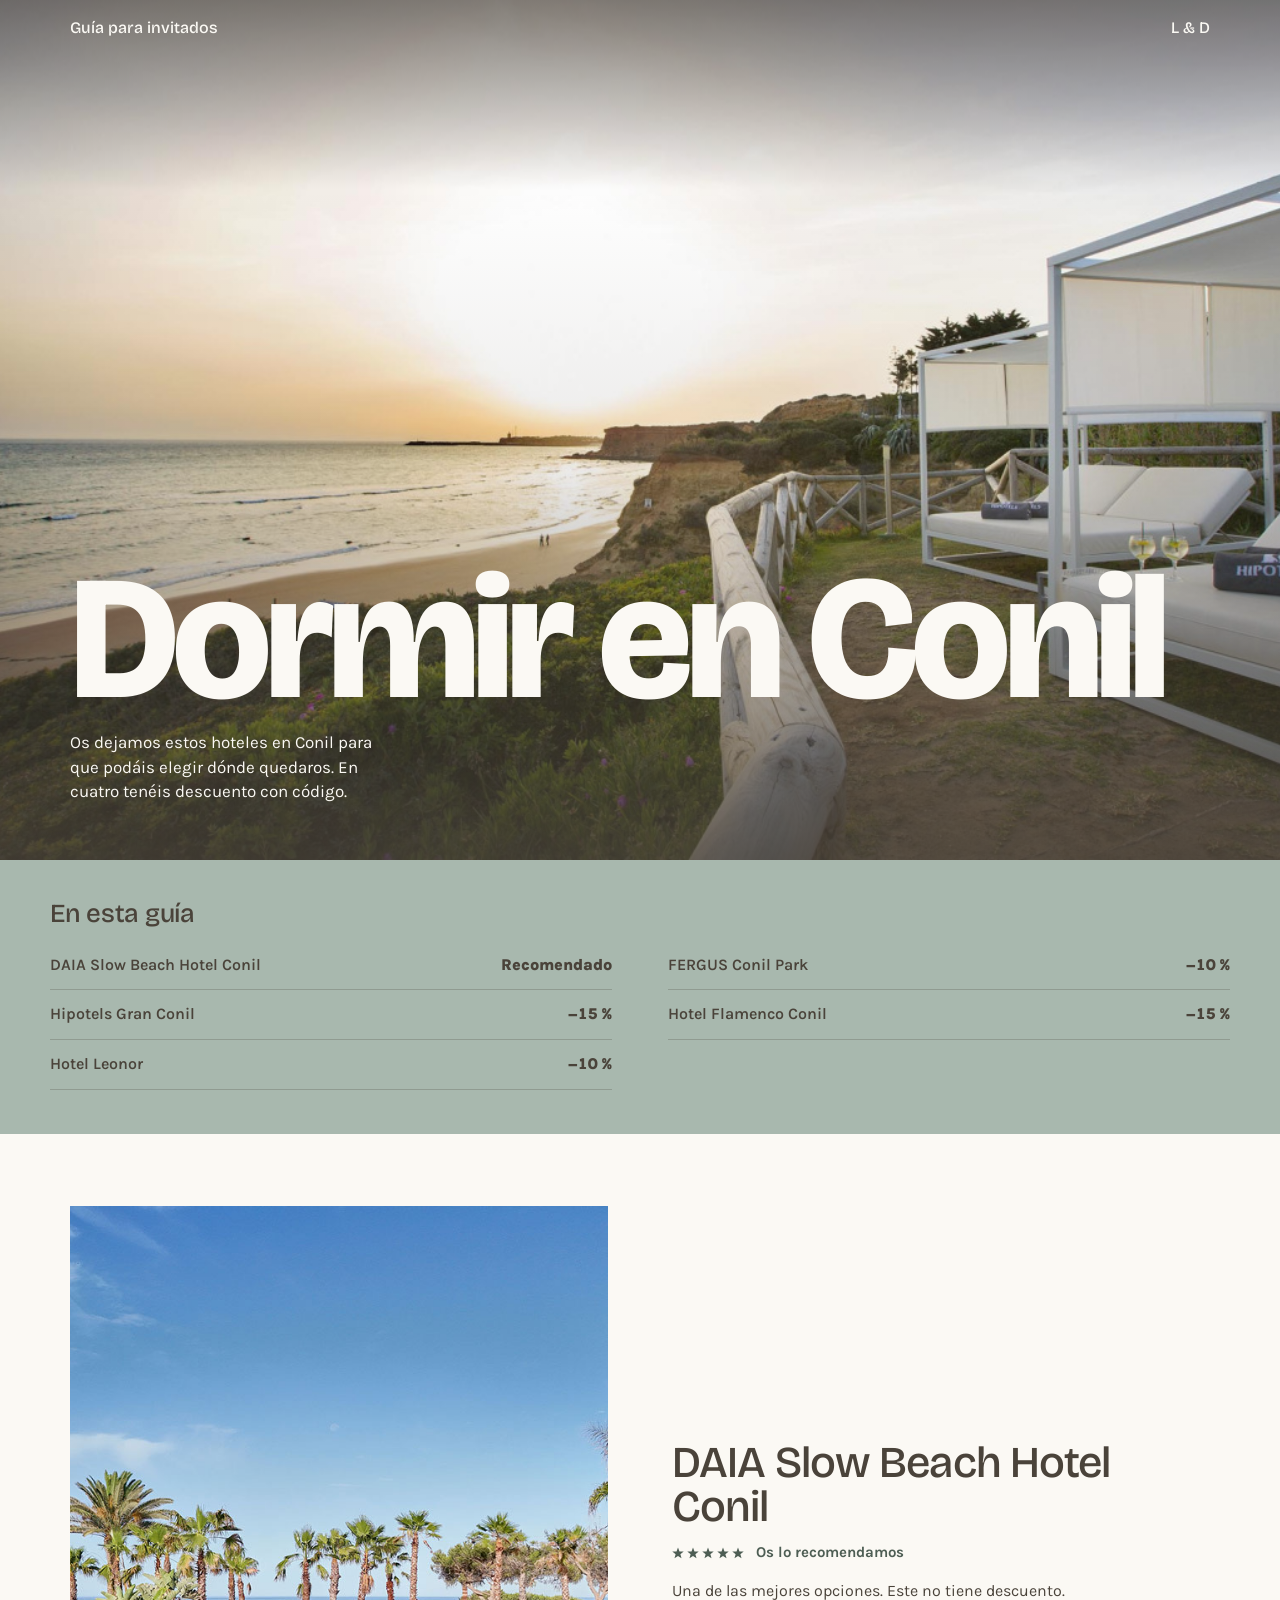
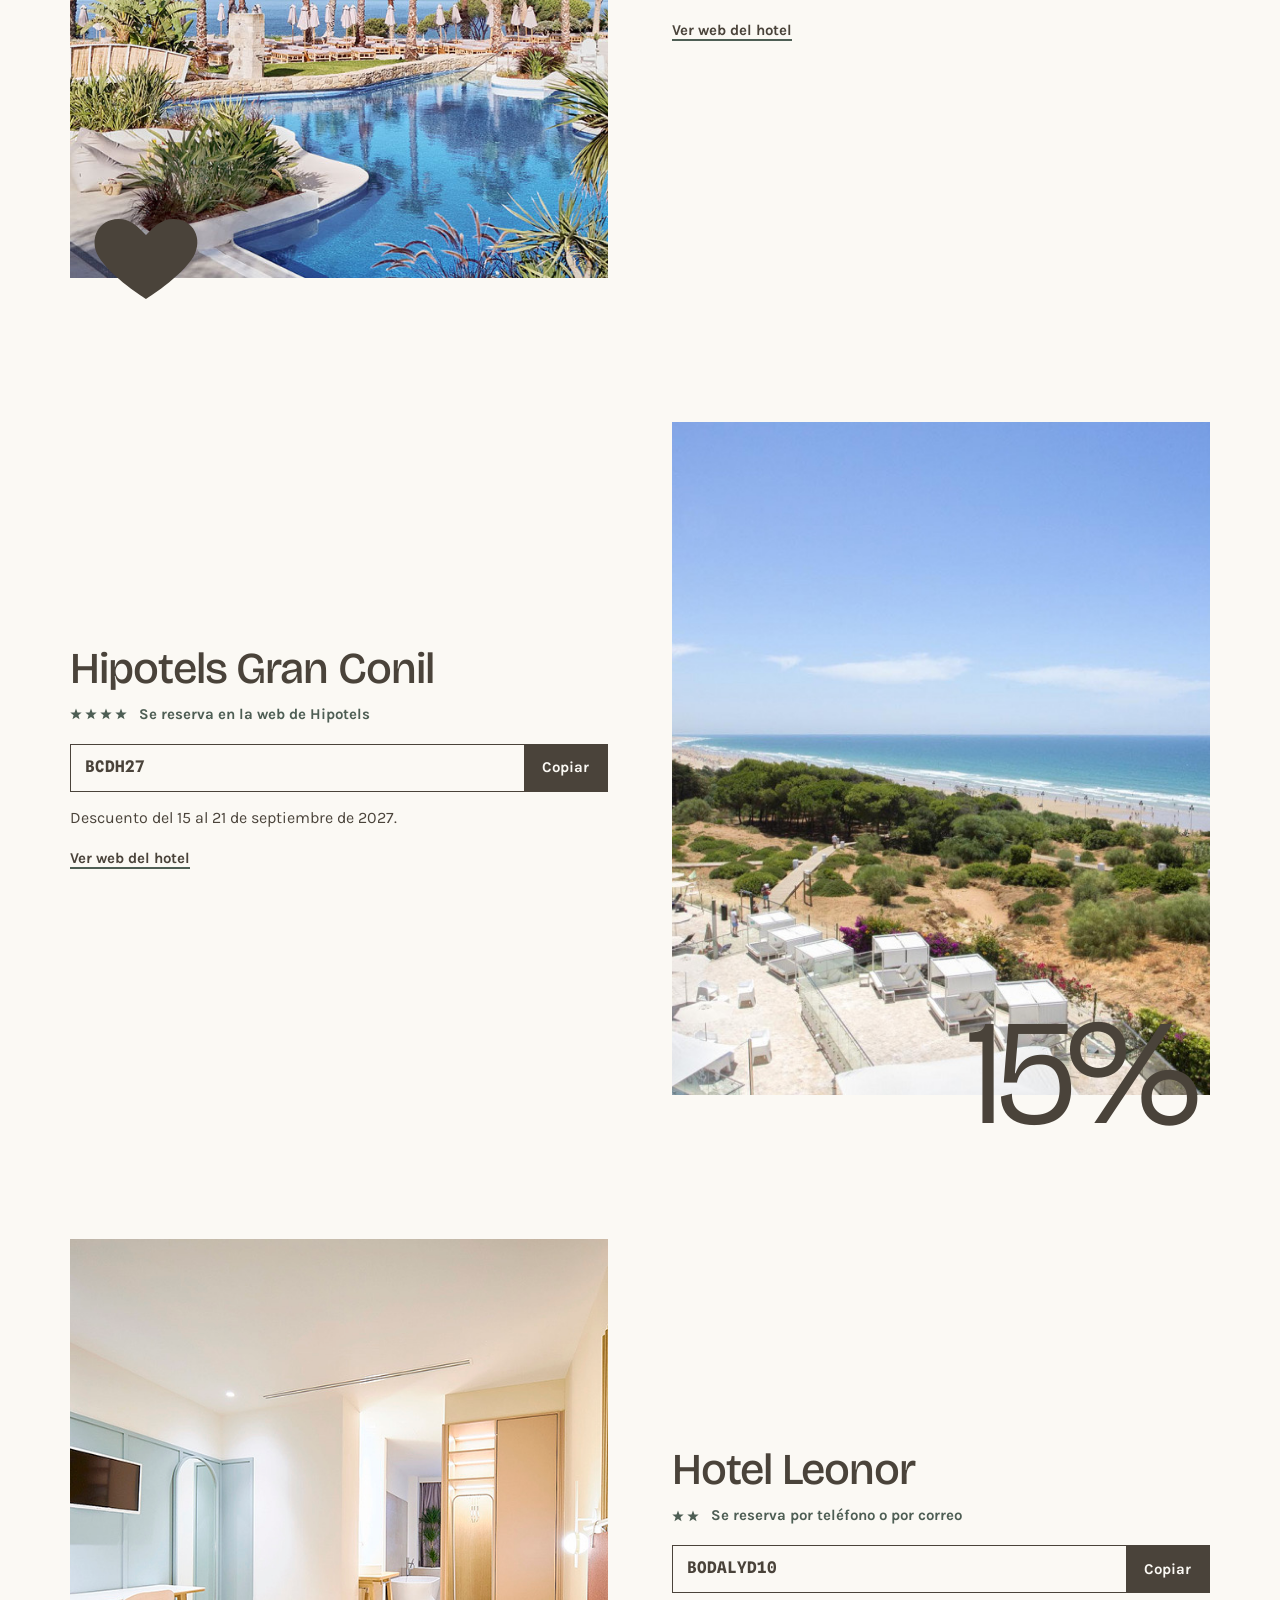
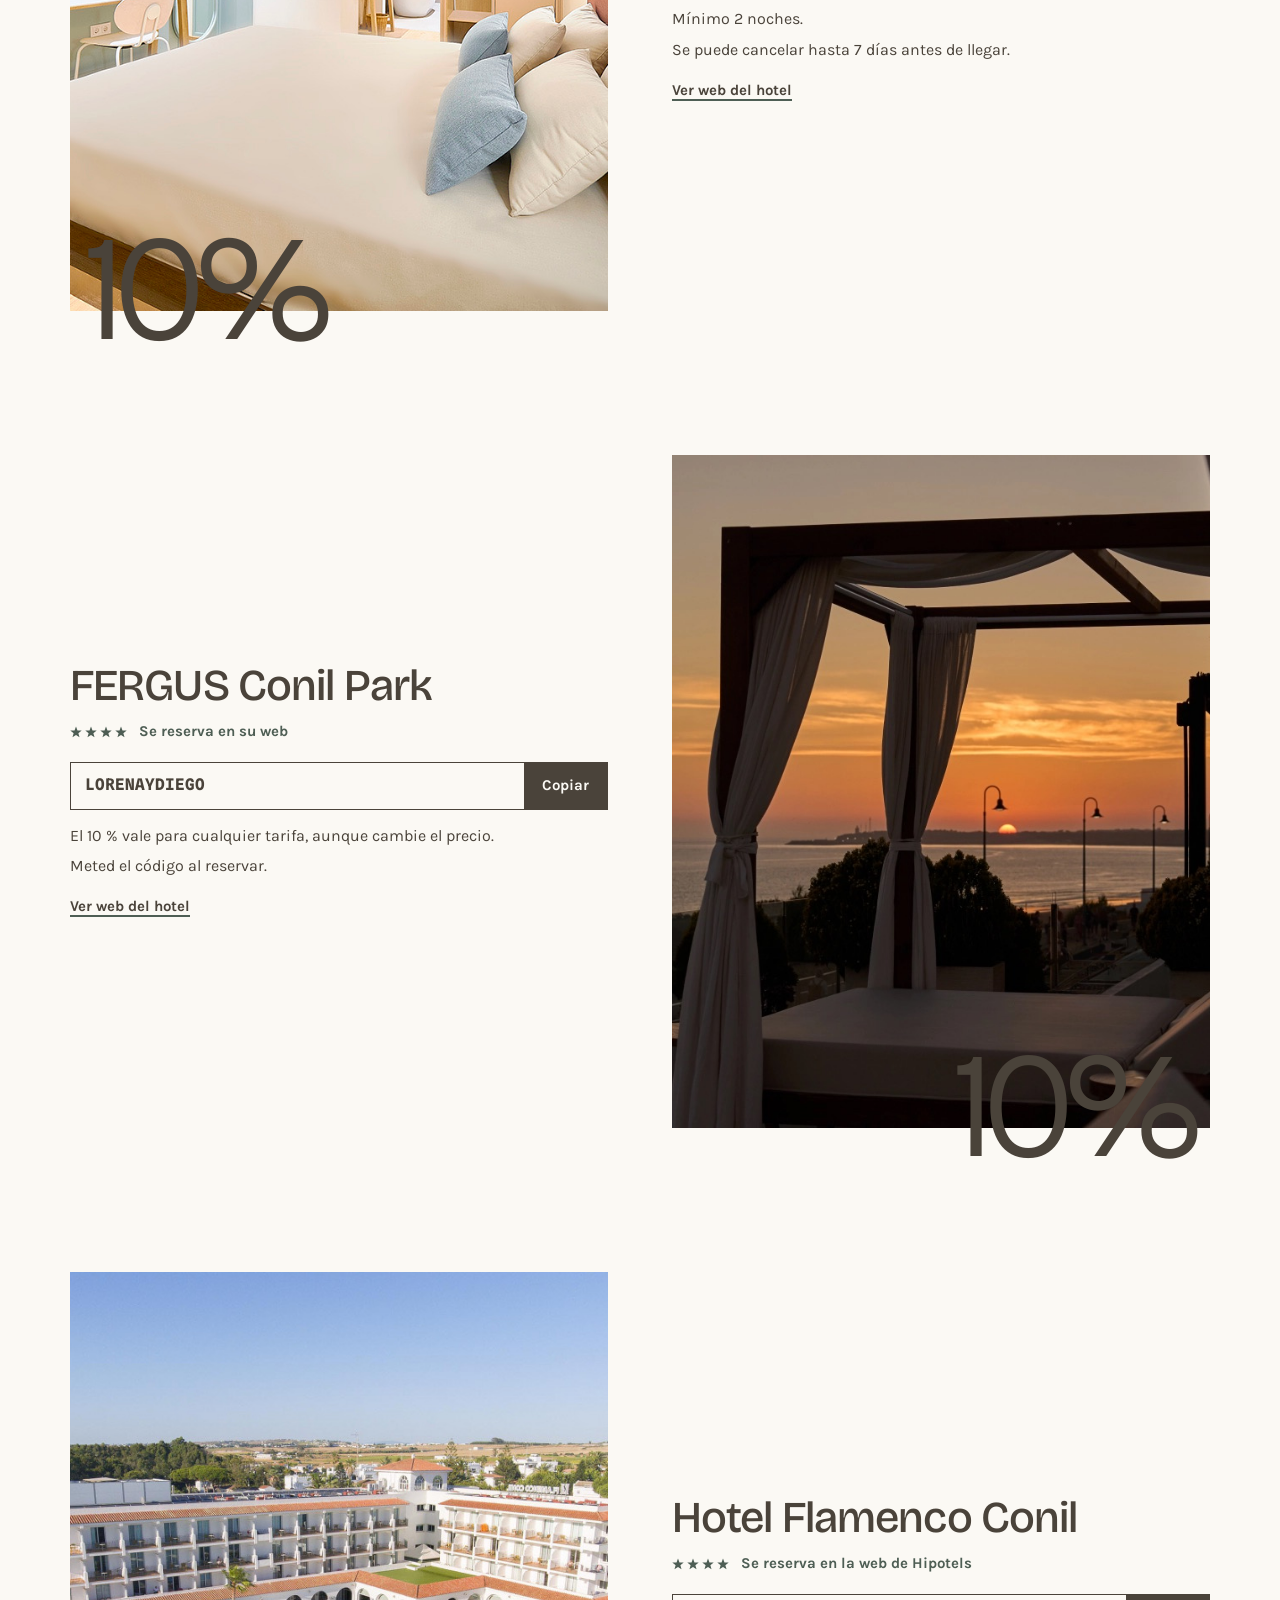
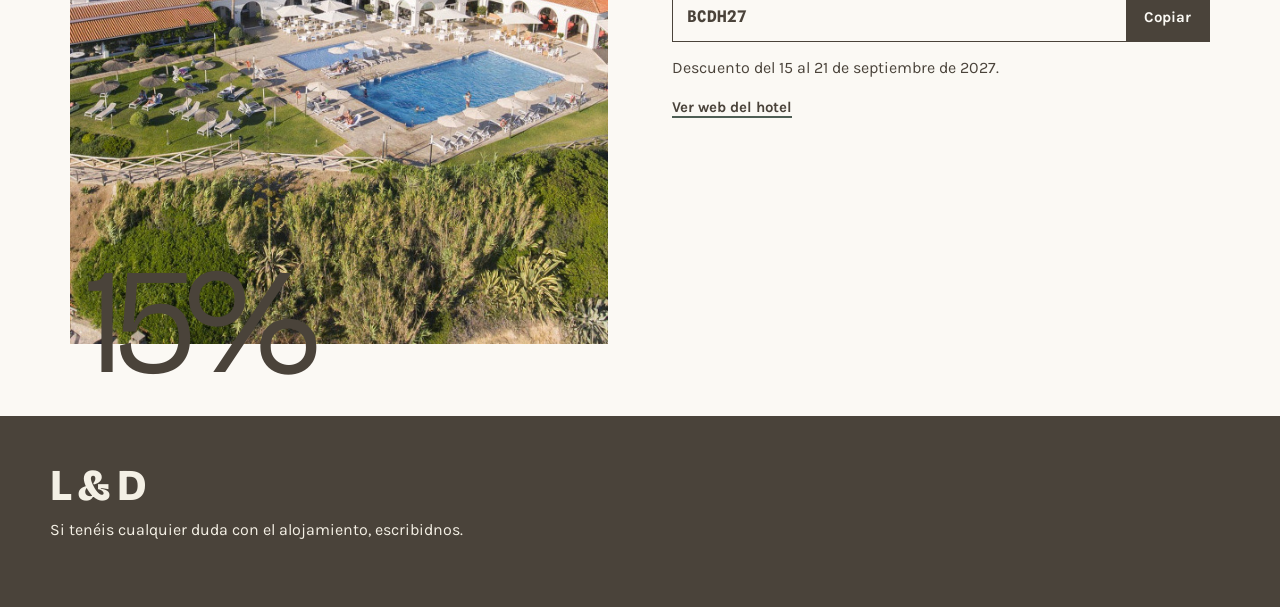
<file: variante3/index.html>
<!DOCTYPE html>
<html lang="es">
<head>
<meta charset="utf-8">
<meta name="viewport" content="width=device-width, initial-scale=1">
<title>Alojamiento — Boda de Lorena y Diego</title>
<meta name="description" content="Dónde alojarse en Conil para la boda de Lorena y Diego: hoteles recomendados y códigos de descuento para invitados.">
<!-- Propuesta de diseño temporal (variante 3 · Guía de viaje): no indexar -->
<meta name="robots" content="noindex">
<meta name="theme-color" content="#4A433A">
<link rel="preconnect" href="https://fonts.googleapis.com">
<link rel="preconnect" href="https://fonts.gstatic.com" crossorigin>
<link href="https://fonts.googleapis.com/css2?family=Bricolage+Grotesque:opsz,wght@12..96,300;12..96,500;12..96,800&family=Karla:wght@400;500;600;700;800&family=Spline+Sans+Mono:wght@700&display=swap" rel="stylesheet">
<style>
/* Paleta de la boda (facilitada por los novios) y derivados con contraste suficiente */
:root {
  color-scheme: light;
  --salvia: #A8B8AE;
  --arena: #D8C5A7;
  --crema: #F4F0E5;
  --topo: #61594E;
  --topo-oscuro: #4A433A;
  --salvia-oscuro: #4E5E54;
  --papel: #FBF9F4;
  --display: 'Bricolage Grotesque', system-ui, sans-serif;
  --sans: 'Karla', system-ui, -apple-system, sans-serif;
  --ease-out: cubic-bezier(.16, 1, .3, 1);
}
*, *::before, *::after { box-sizing: border-box; }
html { -webkit-text-size-adjust: 100%; scroll-behavior: smooth; }
body {
  margin: 0; background: var(--papel); color: var(--topo-oscuro);
  font-family: var(--sans); font-size: 16px; line-height: 1.55;
  font-variant-numeric: lining-nums; -webkit-font-smoothing: antialiased;
}
::selection { background: var(--arena); color: var(--topo-oscuro); }
img { display: block; max-width: 100%; }
a { color: var(--topo-oscuro); text-decoration-color: var(--salvia-oscuro); text-decoration-thickness: 1.5px; text-underline-offset: 4px; }
button { font: inherit; cursor: pointer; }
:focus-visible { outline: 2px solid var(--salvia-oscuro); outline-offset: 3px; }
.sr { position: absolute; width: 1px; height: 1px; overflow: hidden; clip-path: inset(50%); white-space: nowrap; }

.stars {
  display: inline-block; height: 12px; width: calc(var(--n, 5) * 15px - 3px); background: currentColor;
  -webkit-mask: url("data:image/svg+xml,%3Csvg xmlns='http://www.w3.org/2000/svg' viewBox='0 0 15 12'%3E%3Cpath d='M6 .4L7.47 4.38 11.71 4.55 8.38 7.17 9.53 11.25 6 8.9 2.47 11.25 3.62 7.17.29 4.55 4.53 4.38Z'/%3E%3C/svg%3E") 0 0 / 15px 12px repeat-x;
          mask: url("data:image/svg+xml,%3Csvg xmlns='http://www.w3.org/2000/svg' viewBox='0 0 15 12'%3E%3Cpath d='M6 .4L7.47 4.38 11.71 4.55 8.38 7.17 9.53 11.25 6 8.9 2.47 11.25 3.62 7.17.29 4.55 4.53 4.38Z'/%3E%3C/svg%3E") 0 0 / 15px 12px repeat-x;
}

/* ---------- Portada de revista ---------- */
/* Fondo oscuro por si la foto no carga: el texto claro sigue leyéndose */
.cover { position: relative; min-height: min(100svh, 860px); display: grid; align-content: end; color: var(--papel); background: var(--topo-oscuro); overflow: hidden; }
.cover img { position: absolute; inset: 0; width: 100%; height: 100%; object-fit: cover; object-position: 28% 50%; }
.cover::before { content: ""; position: absolute; inset: 0; z-index: 1; background: linear-gradient(180deg, rgba(74,67,58,.65), rgba(74,67,58,0) 22%, rgba(74,67,58,.1) 55%, rgba(74,67,58,.82)); }
.cover__mast { position: absolute; z-index: 2; top: 18px; left: 0; right: 0; max-width: 1180px; margin: 0 auto; padding: 0 20px; display: flex; justify-content: space-between; font: 500 16px var(--display); }
.cover__title { position: relative; z-index: 2; width: 100%; max-width: 1180px; margin: 0 auto; padding: 0 20px 32px; }
.cover h1 { font: 800 clamp(72px, 19vw, 176px)/.84 var(--display); letter-spacing: -.04em; margin: 0; }
.cover p { margin: 16px 0 0; font-size: 17px; max-width: 32ch; line-height: 1.45; }

/* ---------- Índice ---------- */
.index { background: var(--salvia); padding: 28px 20px 30px; }
.index__inner { max-width: 1180px; margin: 0 auto; }
.index h2 { font: 500 26px/1.1 var(--display); letter-spacing: -.01em; margin: 0; }
.index ol { list-style: none; margin: 12px 0 0; padding: 0; }
.index a { display: flex; justify-content: space-between; gap: 12px; padding: 12px 0; border-bottom: 1px solid rgba(74,67,58,.25); font-size: 16px; font-weight: 600; text-decoration: none; }
.index a:hover span:first-child { text-decoration: underline; text-decoration-color: var(--topo-oscuro); }
.index a span:last-child { font-weight: 800; font-variant-numeric: tabular-nums lining-nums; white-space: nowrap; }

/* ---------- Entradas de la guía ---------- */
.entries { list-style: none; margin: 0; padding: 0; }
.entry { padding: 36px 0 44px; scroll-margin-top: 8px; }
.entry__media { position: relative; }
.entry__media img { width: 100%; aspect-ratio: 4 / 5; object-fit: cover; }
/* La cifra grande es el dato que decide (el descuento), no un número de sección */
.entry__over { position: absolute; left: 16px; bottom: -.36em; font: 300 clamp(96px, 26vw, 150px)/1 var(--display); color: var(--topo-oscuro); letter-spacing: -.04em; }
.entry--alt .entry__over { left: auto; right: 16px; }
/* En el hotel recomendado (sin descuento) el dato grande es un corazón dibujado */
.entry__heart { position: absolute; left: 16px; bottom: -36px; width: clamp(80px, 22vw, 120px); height: auto; fill: var(--topo-oscuro); }
.entry__body { padding: 52px 20px 0; max-width: 560px; }
.entry__name { font: 500 clamp(30px, 8vw, 44px)/1 var(--display); letter-spacing: -.02em; margin: 0; }
.entry__meta { display: flex; flex-wrap: wrap; align-items: center; gap: 4px 12px; margin: 12px 0 0; font-size: 15px; font-weight: 700; color: var(--salvia-oscuro); }
.entry__facts { list-style: none; margin: 14px 0 0; padding: 0; font-size: 16px; }
.entry__facts li + li { margin-top: 6px; }
.entry__code { display: flex; align-items: stretch; margin-top: 18px; border: 1.5px solid var(--topo-oscuro); }
.entry__code > span { flex: 1; padding: 12px 14px; font: 700 16px 'Spline Sans Mono', ui-monospace, monospace; }
.entry__code button { border: 0; background: var(--topo-oscuro); color: var(--papel); padding: 0 18px; min-height: 46px; font-weight: 700; font-size: 15px; }
.entry__code button:hover { background: var(--topo); }
.entry__code button.is-copied { background: var(--salvia-oscuro); }
.entry__link { display: inline-block; margin-top: 16px; font-weight: 700; font-size: 15px; }

/* ---------- Pie ---------- */
.footer { background: var(--topo-oscuro); color: var(--crema); padding: 48px 20px 64px; }
.footer__inner { max-width: 1180px; margin: 0 auto; }
.footer__initials { font: 800 44px/1 var(--display); letter-spacing: -.03em; }
.footer p { margin: 10px 0 0; font-size: 16px; }

.toast {
  position: fixed; left: 50%; bottom: calc(20px + env(safe-area-inset-bottom, 0px)); transform: translate(-50%, 16px);
  width: max-content; max-width: calc(100vw - 32px); text-align: center; background: var(--topo-oscuro); color: var(--crema);
  padding: 10px 18px; border-radius: 999px; font-size: 14px; font-weight: 600; opacity: 0; pointer-events: none;
  transition: opacity .25s var(--ease-out), transform .35s var(--ease-out);
}
.toast.is-visible { opacity: 1; transform: translate(-50%, 0); }

/* ---------- Fondo vivo: un lienzo fijo detrás de la página (el script, al final), y zum lento de portada ---------- */
.fondo-vivo { position: fixed; left: 0; top: 0; width: 100%; height: 100lvh; z-index: -1; pointer-events: none; }
@keyframes drift { from { transform: scale(1.02); } to { transform: scale(1.1) translate(-1.5%, -1%); } }
.cover img { animation: drift 30s ease-in-out infinite alternate; }

@media (min-width: 900px) {
  .cover__title { padding-bottom: 56px; }
  .index { padding: 40px 20px 44px; }
  .index ol { columns: 2; column-gap: 56px; }
  .index li { break-inside: avoid; }
  /* Foto y texto lado a lado, alternando el lado en cada hotel */
  .entry { max-width: 1180px; margin: 0 auto; padding: 72px 20px; display: grid; grid-template-columns: 1fr 1fr; gap: 64px; align-items: center; }
  .entry--alt .entry__media { order: 2; }
  .entry__body { padding: 0; }
}
@media (prefers-reduced-motion: reduce) {
  html { scroll-behavior: auto; }
  .toast { transition: none; }
  .cover img { animation: none; }
}
</style>
</head>
<body>

<canvas class="fondo-vivo" aria-hidden="true"></canvas>

<header class="cover">
  <img src="/images/hoteles/costa-conil.jpg" alt="Atardecer sobre la playa de Conil desde el acantilado">
  <div class="cover__mast"><span>Guía para invitados</span><span>L &amp; D</span></div>
  <div class="cover__title">
    <h1>Dormir en Conil</h1>
    <p>Os dejamos estos hoteles en Conil para que podáis elegir dónde quedaros. En cuatro tenéis descuento con código.</p>
  </div>
</header>

<nav class="index" aria-labelledby="index-title">
  <div class="index__inner">
    <h2 id="index-title">En esta guía</h2>
    <ol>
      <li><a href="#hotel-1"><span>DAIA Slow Beach Hotel Conil</span><span>Recomendado</span></a></li>
      <li><a href="#hotel-2"><span>Hipotels Gran Conil</span><span>−15 %</span></a></li>
      <li><a href="#hotel-3"><span>Hotel Leonor</span><span>−10 %</span></a></li>
      <li><a href="#hotel-4"><span>FERGUS Conil Park</span><span>−10 %</span></a></li>
      <li><a href="#hotel-5"><span>Hotel Flamenco Conil</span><span>−15 %</span></a></li>
    </ol>
  </div>
</nav>

<main>
  <ol class="entries">

    <li class="entry" id="hotel-1">
      <div class="entry__media"><img src="/images/hoteles/daia.jpg" alt="Piscina y palmeras del DAIA Slow Beach Hotel Conil" loading="lazy"><svg class="entry__heart" viewBox="0 0 24 24" aria-hidden="true"><path d="M12 21s-7-4.35-9.5-8.5C.5 9 2.5 5 6.5 5c2.2 0 3.6 1.2 5.5 3.2C13.9 6.2 15.3 5 17.5 5c4 0 6 4 4 7.5C19 16.65 12 21 12 21z"/></svg></div>
      <div class="entry__body">
        <h2 class="entry__name">DAIA Slow Beach Hotel Conil</h2>
        <p class="entry__meta"><span class="stars" style="--n:5" role="img" aria-label="5 estrellas"></span><span>Os lo recomendamos</span></p>
        <ul class="entry__facts">
          <li>Una de las mejores opciones. Este no tiene descuento.</li>
        </ul>
        <a class="entry__link" href="https://www.daiahotels.com/daia-conil/" target="_blank" rel="noopener">Ver web del hotel</a>
      </div>
    </li>

    <li class="entry entry--alt" id="hotel-2">
      <div class="entry__media"><img src="/images/hoteles/gran-conil.jpg" alt="Hipotels Gran Conil junto a la playa" loading="lazy"><span class="entry__over">15%<span class="sr"> de descuento</span></span></div>
      <div class="entry__body">
        <h2 class="entry__name">Hipotels Gran Conil</h2>
        <p class="entry__meta"><span class="stars" style="--n:4" role="img" aria-label="4 estrellas"></span><span>Se reserva en la web de Hipotels</span></p>
        <div class="entry__code"><span>BCDH27</span><button type="button" class="js-copy" data-code="BCDH27" aria-label="Copiar código BCDH27"><span class="js-copy-label">Copiar</span></button></div>
        <ul class="entry__facts">
          <li>Descuento del 15 al 21 de septiembre de 2027.</li>
        </ul>
        <a class="entry__link" href="https://www.hipotels.com/hoteles/granconil/" target="_blank" rel="noopener">Ver web del hotel</a>
      </div>
    </li>

    <li class="entry" id="hotel-3">
      <div class="entry__media"><img src="/images/hoteles/leonor.jpg" alt="Habitación doble del Hotel Leonor" loading="lazy"><span class="entry__over">10%<span class="sr"> de descuento</span></span></div>
      <div class="entry__body">
        <h2 class="entry__name">Hotel Leonor</h2>
        <p class="entry__meta"><span class="stars" style="--n:2" role="img" aria-label="2 estrellas"></span><span>Se reserva por teléfono o por correo</span></p>
        <div class="entry__code"><span>BODALYD10</span><button type="button" class="js-copy" data-code="BODALYD10" aria-label="Copiar código BODALYD10"><span class="js-copy-label">Copiar</span></button></div>
        <ul class="entry__facts">
          <li>Mínimo 2 noches.</li>
          <li>Se puede cancelar hasta 7 días antes de llegar.</li>
        </ul>
        <a class="entry__link" href="https://leonorhotelconil.es/" target="_blank" rel="noopener">Ver web del hotel</a>
      </div>
    </li>

    <li class="entry entry--alt" id="hotel-4">
      <div class="entry__media"><img src="/images/hoteles/fergus.jpg" alt="Cama balinesa al atardecer en el FERGUS Conil Park" loading="lazy"><span class="entry__over">10%<span class="sr"> de descuento</span></span></div>
      <div class="entry__body">
        <h2 class="entry__name">FERGUS Conil Park</h2>
        <p class="entry__meta"><span class="stars" style="--n:4" role="img" aria-label="4 estrellas"></span><span>Se reserva en su web</span></p>
        <div class="entry__code"><span>LORENAYDIEGO</span><button type="button" class="js-copy" data-code="LORENAYDIEGO" aria-label="Copiar código LORENAYDIEGO"><span class="js-copy-label">Copiar</span></button></div>
        <ul class="entry__facts">
          <li>El 10 % vale para cualquier tarifa, aunque cambie el precio.</li>
          <li>Meted el código al reservar.</li>
        </ul>
        <a class="entry__link" href="https://www.fergushotels.com/fergus-conil-park" target="_blank" rel="noopener">Ver web del hotel</a>
      </div>
    </li>

    <li class="entry" id="hotel-5">
      <div class="entry__media"><img src="/images/hoteles/flamenco.jpg" alt="Vista aérea del Hotel Flamenco Conil" loading="lazy"><span class="entry__over">15%<span class="sr"> de descuento</span></span></div>
      <div class="entry__body">
        <h2 class="entry__name">Hotel Flamenco Conil</h2>
        <p class="entry__meta"><span class="stars" style="--n:4" role="img" aria-label="4 estrellas"></span><span>Se reserva en la web de Hipotels</span></p>
        <div class="entry__code"><span>BCDH27</span><button type="button" class="js-copy" data-code="BCDH27" aria-label="Copiar código BCDH27"><span class="js-copy-label">Copiar</span></button></div>
        <ul class="entry__facts">
          <li>Descuento del 15 al 21 de septiembre de 2027.</li>
        </ul>
        <a class="entry__link" href="https://www.hipotels.com/" target="_blank" rel="noopener">Ver web del hotel</a>
      </div>
    </li>

  </ol>
</main>

<footer class="footer">
  <div class="footer__inner">
    <div class="footer__initials">L &amp; D</div>
    <p>Si tenéis cualquier duda con el alojamiento, escribidnos.</p>
  </div>
</footer>

<div id="toast" class="toast" role="status" aria-live="polite"></div>

<script>
// Copiado de códigos promocionales (mismo comportamiento que la página principal).
const toast = document.getElementById('toast');
let toastTimer = null;

function showToast(text) {
  toast.textContent = text;
  toast.classList.add('is-visible');
  clearTimeout(toastTimer);
  toastTimer = setTimeout(() => toast.classList.remove('is-visible'), 2200);
}

// Alternativa para navegadores sin acceso al portapapeles moderno.
function copyWithSelection(text) {
  const area = document.createElement('textarea');
  area.value = text;
  area.setAttribute('readonly', '');
  area.style.position = 'fixed';
  area.style.opacity = '0';
  document.body.appendChild(area);
  area.select();
  let ok = false;
  try { ok = document.execCommand('copy'); } catch (err) { ok = false; }
  document.body.removeChild(area);
  return ok;
}

async function copyText(text) {
  if (navigator.clipboard && window.isSecureContext) {
    try { await navigator.clipboard.writeText(text); return true; } catch (err) { /* probamos la alternativa */ }
  }
  return copyWithSelection(text);
}

document.querySelectorAll('.js-copy').forEach((button) => {
  button.addEventListener('click', async () => {
    const code = button.dataset.code;
    const label = button.querySelector('.js-copy-label');
    if (await copyText(code)) {
      button.classList.add('is-copied');
      if (label) label.textContent = 'Copiado';
      showToast(`Código ${code} copiado`);
      setTimeout(() => {
        button.classList.remove('is-copied');
        if (label) label.textContent = 'Copiar';
      }, 2200);
    } else {
      showToast('No se pudo copiar: mantén pulsado el código para copiarlo');
    }
  });
});
</script>
<script>
// Fondo vivo (la misma manera que en Ochoa y Cokima): un lienzo fijo, dibujado en directo, que sigue
// al ratón con un muelle y, sin ratón, pasea solo. Detrás del texto baja a una cuarta parte para no
// ensuciar la lectura. Con «reducir movimiento» se pinta quieto y con la pestaña oculta no se pinta.
// En esta página, rutas de viaje sobre un mapa de puntos (elegido el 2026-11-19 entre seis).
(() => {
  const canvas = document.querySelector('.fondo-vivo');
  const ctx = canvas && canvas.getContext('2d');
  if (!ctx) return;
  const reduceMotion = matchMedia('(prefers-reduced-motion: reduce)');
  const hasMouse = matchMedia('(hover: hover) and (pointer: fine)');
  const dpr = Math.min(window.devicePixelRatio || 1, 1.5);
  const pointer = { x: 0, y: 0, tx: 0, ty: 0, power: 0, target: 0, seen: false };
  const start = performance.now();
  const params = new URLSearchParams(location.search);
  let width = 0, height = 0, frameId = 0, lastT = 0;
  const rgba = (c, a) => `rgba(${c},${Math.max(0, a).toFixed(3)})`;
  // Aparta un objeto de la mano, como si soplaras
  function pushAway(o, dt, radius = 110, strength = 220) {
    const dx = o.x - pointer.x, dy = o.y - pointer.y;
    const dist = Math.sqrt(dx * dx + dy * dy) + 1;
    const push = pointer.power * Math.exp(-(dist * dist) / (2 * radius * radius)) * strength;
    o.vx = (o.vx + (dx / dist) * push * dt) * 0.94;
    o.vy = (o.vy + (dy / dist) * push * dt) * 0.94;
  }

  const GUARD = '.entry__name, .entry__meta, .entry__facts, .entry__code, .entry__link';
  const INK = '78,94,84', ARENA = '201,178,140';
  const DEFAULT_SCENE = 'rutas';
  const perm = new Uint8Array(512);
  {
    const p = Array.from({ length: 256 }, (_, i) => i);
    let seed = 27;
    for (let i = 255; i > 0; i--) {
      seed = (seed * 16807) % 2147483647;
      const j = seed % (i + 1);
      [p[i], p[j]] = [p[j], p[i]];
    }
    for (let i = 0; i < 512; i++) perm[i] = p[i & 255];
  }
  const corner = (i, j) => perm[(i & 255) + perm[j & 255]] / 255;
  function noise(x, y) {
    const xi = Math.floor(x), yi = Math.floor(y), xf = x - xi, yf = y - yi;
    const u = xf * xf * (3 - 2 * xf), v = yf * yf * (3 - 2 * yf);
    const a = corner(xi, yi), b = corner(xi + 1, yi), c = corner(xi, yi + 1), d = corner(xi + 1, yi + 1);
    return a + (b - a) * u + (c - a) * v + (a - b - c + d) * u * v;
  }

  const SCENES = {
    // Rutas de viaje: un mapa de puntos y viajes que van de un sitio a otro, algunos desde la mano
    rutas: (() => {
      let nodes = [], trips = [], nextTrip = 0;
      const pick = () => nodes[Math.floor(Math.random() * nodes.length)];
      const at = (tr, u) => {
        const v = 1 - u;
        return [v * v * tr.a.x + 2 * v * u * tr.c.x + u * u * tr.b.x, v * v * tr.a.y + 2 * v * u * tr.c.y + u * u * tr.b.y];
      };
      return {
        label: 'Rutas de viaje',
        setup() {
          nodes = Array.from({ length: width < 600 ? 7 : 12 }, () => ({
            x: width * (0.06 + Math.random() * 0.88), y: height * (0.08 + Math.random() * 0.84), pulse: 0,
          }));
          trips = []; nextTrip = 0;
        },
        draw(t, dt) {
          const off = scrollY * 0.2, step = width < 600 ? 16 : 18;
          const buckets = [new Path2D(), new Path2D(), new Path2D()];
          for (let y = -(off % step); y < height; y += step) {
            for (let x = step / 2; x < width; x += step) {
              const n = noise(x / 260, (y + off) / 260);
              if (n < 0.5) continue;
              buckets[n < 0.6 ? 0 : n < 0.7 ? 1 : 2].rect(x - 1.1, y - 1.1, 2.2, 2.2);
            }
          }
          [0.16, 0.26, 0.38].forEach((a, i) => { ctx.fillStyle = rgba(INK, a); ctx.fill(buckets[i]); });

          if (t >= nextTrip && trips.length < 6) {
            const fromHand = pointer.power > 0.4 && Math.random() < 0.5;
            const a = fromHand ? { x: pointer.x, y: pointer.y } : pick();
            let b = pick();
            if (b === a) b = nodes[(nodes.indexOf(b) + 1) % nodes.length];
            const dx = b.x - a.x, dy = b.y - a.y, dist = Math.hypot(dx, dy) || 1;
            const c = { x: (a.x + b.x) / 2 - (dy / dist) * dist * 0.28, y: (a.y + b.y) / 2 + (dx / dist) * dist * 0.28 };
            trips.push({ a: { x: a.x, y: a.y }, b, c, start: t, dur: 2.2 + dist / 380, arrived: false });
            nextTrip = t + 0.5 + Math.random() * 0.8;
          }
          ctx.setLineDash([2, 6]);
          ctx.lineWidth = 1.4;
          trips = trips.filter((tr) => {
            const p = (t - tr.start) / tr.dur;
            const fade = p <= 1 ? 1 : 1 - (p - 1) / 1.2;
            if (fade <= 0) return false;
            if (p >= 1 && !tr.arrived) { tr.arrived = true; tr.b.pulse = 1; }
            const end = Math.min(1, p);
            ctx.strokeStyle = rgba(INK, 0.5 * fade);
            ctx.beginPath();
            for (let i = 0; i <= 30; i++) { const [x, y] = at(tr, (end * i) / 30); if (i === 0) ctx.moveTo(x, y); else ctx.lineTo(x, y); }
            ctx.stroke();
            if (p < 1) {
              const [x, y] = at(tr, p);
              const glow = ctx.createRadialGradient(x, y, 0, x, y, 12);
              glow.addColorStop(0, rgba(ARENA, 0.8)); glow.addColorStop(1, rgba(ARENA, 0));
              ctx.fillStyle = glow;
              ctx.beginPath(); ctx.arc(x, y, 12, 0, 6.2832); ctx.fill();
              ctx.fillStyle = rgba(INK, 0.85);
              ctx.beginPath(); ctx.arc(x, y, 2.6, 0, 6.2832); ctx.fill();
            }
            return true;
          });
          ctx.setLineDash([]);
          for (const n of nodes) {
            ctx.fillStyle = rgba(INK, 0.6);
            ctx.beginPath(); ctx.arc(n.x, n.y, 3.2, 0, 6.2832); ctx.fill();
            if (n.pulse > 0) {
              ctx.strokeStyle = rgba(INK, 0.5 * n.pulse);
              ctx.lineWidth = 1.2;
              ctx.beginPath(); ctx.arc(n.x, n.y, 3.2 + (1 - n.pulse) * 20, 0, 6.2832); ctx.stroke();
              n.pulse = Math.max(0, n.pulse - dt * 0.8);
            }
          }
        },
      };
    })(),
  };

  let scene = SCENES[params.get('fondo')] ? params.get('fondo') : DEFAULT_SCENE;
  const guarded = [...document.querySelectorAll(GUARD)];

  function resize() {
    width = canvas.clientWidth;
    height = canvas.clientHeight;
    canvas.width = Math.round(width * dpr);
    canvas.height = Math.round(height * dpr);
    ctx.setTransform(dpr, 0, 0, dpr, 0, 0);
    SCENES[scene].setup();
  }

  addEventListener('pointermove', (e) => {
    if (e.pointerType !== 'mouse') return;
    pointer.tx = e.clientX;
    pointer.ty = e.clientY;
    pointer.target = 1;
    if (!pointer.seen) { pointer.x = pointer.tx; pointer.y = pointer.ty; pointer.seen = true; }
  }, { passive: true });
  document.documentElement.addEventListener('mouseleave', () => { pointer.target = 0; });

  function updatePointer(t) {
    if (!hasMouse.matches) {
      // Sin ratón, la «mano» pasea sola por la pantalla
      pointer.tx = width * (0.5 + 0.38 * Math.sin(t * 0.11));
      pointer.ty = height * (0.5 + 0.32 * Math.sin(t * 0.07 + 1.3));
      pointer.target = 0.8;
      if (!pointer.seen) { pointer.x = pointer.tx; pointer.y = pointer.ty; pointer.seen = true; }
    }
    pointer.x += (pointer.tx - pointer.x) * 0.08;
    pointer.y += (pointer.ty - pointer.y) * 0.08;
    pointer.power += (pointer.target - pointer.power) * 0.05;
  }

  // Detrás de cada texto el fondo se queda en una cuarta parte, con un borde suave
  function guard() {
    ctx.save();
    ctx.globalCompositeOperation = 'destination-out';
    for (const el of guarded) {
      const r = el.getBoundingClientRect();
      if (!r.width || r.bottom < -60 || r.top > height + 60) continue;
      ctx.fillStyle = 'rgba(0,0,0,.45)';
      ctx.beginPath();
      ctx.roundRect(r.left - 28, r.top - 22, r.width + 56, r.height + 44, 26);
      ctx.fill();
      ctx.fillStyle = 'rgba(0,0,0,.55)';
      ctx.beginPath();
      ctx.roundRect(r.left - 10, r.top - 8, r.width + 20, r.height + 16, 12);
      ctx.fill();
    }
    ctx.restore();
  }

  function frame(now) {
    const still = reduceMotion.matches;
    const t = still ? 30 : (now - start) / 1000;
    const dt = still ? 0.3 : Math.min(0.05, Math.max(0, t - lastT));
    lastT = t;
    updatePointer(t);
    const s = SCENES[scene];
    if (s.trails && !still) {
      // Las estelas se borran poco a poco en lugar de limpiar el lienzo entero
      ctx.save();
      ctx.globalCompositeOperation = 'destination-out';
      ctx.fillStyle = 'rgba(0,0,0,.07)';
      ctx.fillRect(0, 0, width, height);
      ctx.restore();
    } else {
      ctx.clearRect(0, 0, width, height);
    }
    s.draw(t, dt);
    guard();
    if (!still && !document.hidden) frameId = requestAnimationFrame(frame);
  }
  function restart() { cancelAnimationFrame(frameId); frameId = requestAnimationFrame(frame); }

  document.addEventListener('visibilitychange', () => { if (!document.hidden) restart(); });
  reduceMotion.addEventListener('change', restart);
  addEventListener('scroll', () => { if (reduceMotion.matches) restart(); }, { passive: true });
  addEventListener('resize', () => { resize(); restart(); });
  resize();
  restart();

})();
</script>
</body>
</html>
</file>
